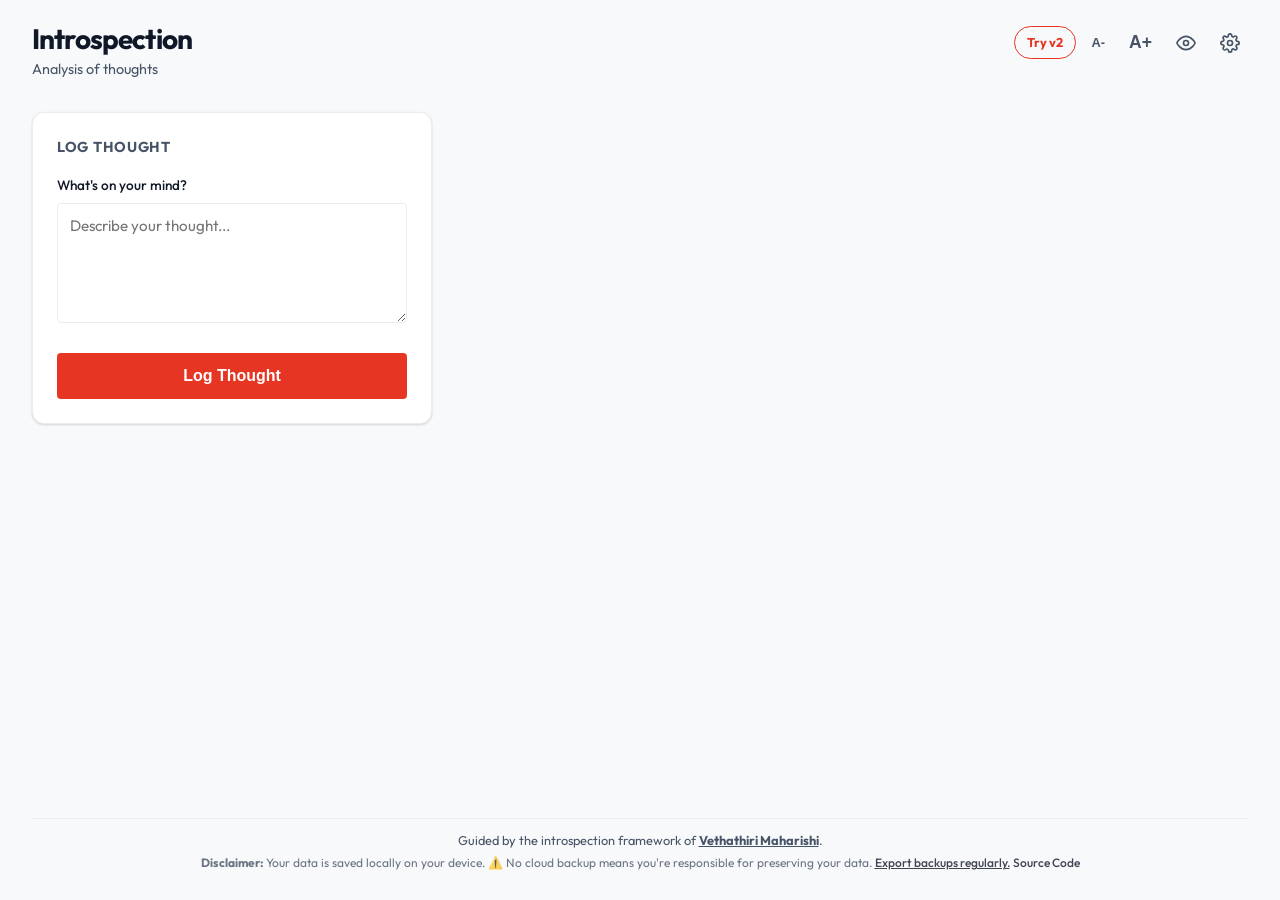
<file: index.html>
<!DOCTYPE html>
<html lang="en">

<head>
    <meta charset="UTF-8">
    <meta name="viewport" content="width=device-width, initial-scale=1.0">
    <title>Introspection - Thought Analysis</title>
    <link rel="preconnect" href="https://fonts.googleapis.com">
    <link rel="preconnect" href="https://fonts.gstatic.com" crossorigin>
    <link href="https://fonts.googleapis.com/css2?family=Outfit:wght@300;400;500;600;700&display=swap" rel="stylesheet">
    <link rel="stylesheet" href="style.css">
</head>

<body>
    <div class="background-blobs">
        <div class="blob blob-1"></div>
        <div class="blob blob-2"></div>
    </div>

    <main class="app-container">
        <header class="app-header">
            <div>
                <h1 data-i18n="app_title">Introspection</h1>
                <p class="subtitle" data-i18n="app_subtitle">Analysis of thoughts</p>
            </div>
            <div style="display: flex; gap: 0.5rem; align-items: center;">
                <a href="v2/index.html" class="btn-icon" title="Try v2: all four practices"
                    style="text-decoration: none; font-size: 0.8rem; font-weight: 700; border-radius: 999px; padding: 0.4rem 0.75rem; color: var(--primary-color); border: 1px solid var(--primary-color);">Try v2</a>
                <button id="fontDecrease" class="btn-icon" title="Decrease Font Size">
                    <span style="font-size: 0.8rem; font-weight: 700;">A-</span>
                </button>
                <button id="fontIncrease" class="btn-icon" title="Increase Font Size">
                    <span style="font-size: 1.1rem; font-weight: 700;">A+</span>
                </button>
                <button id="privacyToggle" class="btn-icon" title="Toggle Privacy">
                    <svg width="20" height="20" viewBox="0 0 24 24" fill="none" stroke="currentColor" stroke-width="2"
                        stroke-linecap="round" stroke-linejoin="round">
                        <path d="M1 12s4-8 11-8 11 8 11 8-4 8-11 8-11-8-11-8z"></path>
                        <circle cx="12" cy="12" r="3"></circle>
                    </svg>
                </button>
                <button id="settingsToggle" class="btn-icon" title="Settings">
                    <svg width="20" height="20" viewBox="0 0 24 24" fill="none" stroke="currentColor" stroke-width="2"
                        stroke-linecap="round" stroke-linejoin="round">
                        <circle cx="12" cy="12" r="3"></circle>
                        <path
                            d="M19.4 15a1.65 1.65 0 0 0 .33 1.82l.06.06a2 2 0 0 1 0 2.83 2 2 0 0 1-2.83 0l-.06-.06a1.65 1.65 0 0 0-1.82-.33 1.65 1.65 0 0 0-1 1.51V21a2 2 0 0 1-2 2 2 2 0 0 1-2-2v-.09A1.65 1.65 0 0 0 9 19.4a1.65 1.65 0 0 0-1.82.33l-.06.06a2 2 0 0 1-2.83 0 2 2 0 0 1 0-2.83l.06-.06a1.65 1.65 0 0 0 .33-1.82 1.65 1.65 0 0 0-1.51-1H3a2 2 0 0 1-2-2 2 2 0 0 1 2-2h.09A1.65 1.65 0 0 0 4.6 9a1.65 1.65 0 0 0-.33-1.82l-.06-.06a2 2 0 0 1 0-2.83 2 2 0 0 1 2.83 0l.06.06a1.65 1.65 0 0 0 1.82.33H9a1.65 1.65 0 0 0 1-1.51V3a2 2 0 0 1 2-2 2 2 0 0 1 2 2v.09a1.65 1.65 0 0 0 1 1.51 1.65 1.65 0 0 0 1.82-.33l.06-.06a2 2 0 0 1 2.83 0 2 2 0 0 1 0 2.83l-.06.06a1.65 1.65 0 0 0-.33 1.82V9a1.65 1.65 0 0 0 1.51 1H21a2 2 0 0 1 2 2 2 2 0 0 1-2 2h-.09a1.65 1.65 0 0 0-1.51 1z">
                        </path>
                    </svg>
                </button>
            </div>
        </header>

        <!-- Settings Panel (Hidden by default) -->
        <div id="settingsPanel" style="display: none;">
            <button id="backToHome" class="btn-text"
                style="margin-bottom: 1rem; color: var(--text-muted); display: flex; align-items: center; gap: 0.5rem; background: none; border: none; cursor: pointer; font-family: inherit; font-size: 0.9rem;">
                <svg width="16" height="16" viewBox="0 0 24 24" fill="none" stroke="currentColor" stroke-width="2"
                    stroke-linecap="round" stroke-linejoin="round">
                    <line x1="19" y1="12" x2="5" y2="12"></line>
                    <polyline points="12 19 5 12 12 5"></polyline>
                </svg>
                Back to Dashboard
            </button>

            <div class="glass-panel" style="max-width: 600px; margin: 0 auto; width: 100%;">
                <h2 data-i18n="settings_title">Data Management</h2>

                <!-- Language -->
                <div class="stats-section" style="margin-bottom: 2rem;">
                    <h3><span data-i18n="settings_language">Language</span> <span class="badge-beta">Beta</span></h3>
                    <select id="languageSelect" style="width: 100%; margin-top: 0.5rem; padding: 0.5rem;">
                        <option value="en">English</option>
                        <option value="hi">Hindi (हिंदी)</option>
                        <option value="ta">Tamil (தமிழ்)</option>
                        <option value="ml">Malayalam (മലയാളം)</option>
                        <option value="te">Telugu (తెలుగు)</option>
                        <option value="kn">Kannada (ಕನ್ನಡ)</option>
                    </select>
                </div>

                <!-- Export -->
                <div class="stats-section" id="exportSection">
                    <h3 data-i18n="section_export">Export Data</h3>
                    <p style="font-size: 0.9rem; color: var(--text-muted); margin-bottom: 0.5rem;"
                        data-i18n="desc_export">Copy this code to back up your data or share it via WhatsApp.</p>
                    <textarea id="exportArea" readonly
                        style="height: 100px; font-family: monospace; font-size: 0.8rem; margin-bottom: 0.5rem; white-space: pre-wrap; word-break: break-all;"></textarea>
                    <button id="copyBtn" class="btn-primary" style="margin-top: 0;" data-i18n="btn_copy">Copy to
                        Clipboard</button>
                    <p id="copyFeedback"
                        style="font-size: 0.8rem; color: var(--success-text); margin-top: 0.5rem; display: none;"
                        data-i18n="msg_copied">
                        Copied!</p>
                </div>

                <!-- Import -->
                <div class="stats-section" style="margin-top: 2rem;">
                    <h3 data-i18n="section_import">Import Data</h3>
                    <p style="font-size: 0.9rem; color: var(--text-muted); margin-bottom: 0.5rem;"
                        data-i18n="desc_import">Paste your backup
                        code here to restore your thoughts.</p>
                    <textarea id="importArea" data-i18n-placeholder="placeholder_paste" placeholder="Paste data here..."
                        style="height: 100px; font-family: monospace; font-size: 0.8rem; margin-bottom: 0.5rem;"></textarea>
                    <button id="importBtn" class="btn-primary" style="margin-top: 0; background: var(--text-main);"
                        data-i18n="btn_import">Import Data</button>
                </div>

                <!-- Delete -->
                <div class="stats-section"
                    style="margin-top: 3rem; border-top: 1px solid var(--surface-border); padding-top: 1.5rem;">
                    <h3 style="color: var(--danger-text);" data-i18n="section_danger">Danger Zone</h3>
                    <p style="font-size: 0.9rem; color: var(--text-muted); margin-bottom: 1rem;"
                        data-i18n="desc_danger">Permanently delete all
                        your thoughts. This action cannot be undone.</p>

                    <div style="display: flex; gap: 1rem; flex-wrap: wrap;">
                        <input type="text" id="deleteConfirmInput" data-i18n-placeholder="placeholder_delete"
                            placeholder="Type 'delete' to confirm"
                            style="flex: 1; border-color: var(--danger-bg); color: var(--danger-text);">
                        <button id="deleteAllBtn" disabled class="btn-primary"
                            style="margin-top: 0; background: var(--danger-text); opacity: 0.5; cursor: not-allowed; width: auto;"
                            data-i18n="btn_delete_all">
                            Delete Everything
                        </button>
                    </div>
                </div>
            </div>
        </div>

        <div id="mainDashboard" class="main-grid">
            <!-- Left Column: Input and Stats -->
            <div class="left-column">
                <section class="thought-input-card glass-panel">
                    <h2 data-i18n="section_log_title">Log Thought</h2>
                    <form id="thoughtForm">
                        <div class="form-group">
                            <label for="thoughtContent" data-i18n="label_content">What's on your mind?</label>
                            <textarea id="thoughtContent" data-i18n-placeholder="placeholder_content"
                                placeholder="Describe your thought..." required></textarea>
                        </div>

                        <div class="form-group hidden-initially" id="nsfwSection">
                            <label class="nsfw-checkbox-label">
                                <input type="checkbox" id="nsfwToggle" name="nsfw">
                                <span data-i18n="label_nsfw">NSFW</span>
                            </label>
                        </div>

                        <div class="form-group hidden-initially" id="rootCauseSection">
                            <label data-i18n="label_root_cause">Root Cause</label>
                            <p class="field-hint" data-i18n="hint_select_multiple">Select one or more origins</p>
                            <div class="checkbox-group-compact" id="rootCauseGroup">
                                <label class="checkbox-item-compact">
                                    <input type="checkbox" name="rootCause" value="Needs">
                                    <span data-i18n="option_needs">Needs</span>
                                </label>
                                <label class="checkbox-item-compact">
                                    <input type="checkbox" name="rootCause" value="Habits">
                                    <span data-i18n="option_habits">Habits</span>
                                </label>
                                <label class="checkbox-item-compact">
                                    <input type="checkbox" name="rootCause" value="Environmental conditions">
                                    <span data-i18n="option_environment">Environment</span>
                                </label>
                                <label class="checkbox-item-compact">
                                    <input type="checkbox" name="rootCause" value="Others impositions">
                                    <span data-i18n="option_others_impositions">Others Impositions</span>
                                </label>
                                <label class="checkbox-item-compact">
                                    <input type="checkbox" name="rootCause" value="Heredity">
                                    <span data-i18n="option_heredity">Heredity</span>
                                </label>
                                <label class="checkbox-item-compact">
                                    <input type="checkbox" name="rootCause" value="Divinity">
                                    <span data-i18n="option_divinity">Divinity</span>
                                </label>
                                <label class="checkbox-item-compact">
                                    <input type="checkbox" name="rootCause" value="Unknown">
                                    <span data-i18n="option_unknown">Unknown</span>
                                </label>
                            </div>
                        </div>

                        <div class="form-group hidden-initially" id="natureSection">
                            <label data-i18n="label_nature">Nature</label>
                            <div class="radio-group-inline">
                                <label class="radio-card-inline good">
                                    <input type="radio" name="nature" value="Good">
                                    <span class="radio-content-inline">
                                        <svg width="14" height="14" viewBox="0 0 24 24" fill="none"
                                            stroke="currentColor" stroke-width="2" stroke-linecap="round"
                                            stroke-linejoin="round">
                                            <circle cx="12" cy="12" r="10"></circle>
                                            <path d="M8 14s1.5 2 4 2 4-2 4-2"></path>
                                            <line x1="9" y1="9" x2="9.01" y2="9"></line>
                                            <line x1="15" y1="9" x2="15.01" y2="9"></line>
                                        </svg>
                                        <span data-i18n="nature_good">Good</span>
                                    </span>
                                </label>
                                <label class="radio-card-inline harmful">
                                    <input type="radio" name="nature" value="Harmful">
                                    <span class="radio-content-inline">
                                        <svg width="14" height="14" viewBox="0 0 24 24" fill="none"
                                            stroke="currentColor" stroke-width="2" stroke-linecap="round"
                                            stroke-linejoin="round">
                                            <circle cx="12" cy="12" r="10"></circle>
                                            <line x1="12" y1="8" x2="12" y2="12"></line>
                                            <line x1="12" y1="16" x2="12.01" y2="16"></line>
                                        </svg>
                                        <span data-i18n="nature_harmful">Harmful</span>
                                    </span>
                                </label>
                                <label class="radio-card-inline unsure">
                                    <input type="radio" name="nature" value="Unsure">
                                    <span class="radio-content-inline">
                                        <svg width="14" height="14" viewBox="0 0 24 24" fill="none"
                                            stroke="currentColor" stroke-width="2" stroke-linecap="round"
                                            stroke-linejoin="round">
                                            <circle cx="12" cy="12" r="10"></circle>
                                            <path d="M9.09 9a3 3 0 0 1 5.83 1c0 2-3 3-3 3"></path>
                                            <line x1="12" y1="17" x2="12.01" y2="17"></line>
                                        </svg>
                                        <span data-i18n="nature_unsure">Unsure</span>
                                    </span>
                                </label>
                            </div>
                        </div>

                        <button type="submit" class="btn-primary" data-i18n="btn_log_thought">Log Thought</button>
                    </form>
                </section>

                <section class="stats-panel glass-panel" id="patternsPanel">
                    <h2 data-i18n="section_patterns_title">Patterns</h2>

                    <div class="stats-section" id="rootCauseStatsSection">
                        <h3 style="margin-bottom:0.5rem; font-size:0.8rem; color:var(--text-muted);"
                            data-i18n="subtitle_root_cause">Root Cause</h3>
                        <div id="statsRootCause">
                            <p class="empty-state" style="margin-top: 0.5rem; font-size: 0.8rem;"
                                data-i18n="empty_no_data">No data yet</p>
                        </div>
                    </div>

                    <div class="stats-section" id="natureStatsSection" style="margin-top: 1.5rem;">
                        <h3 style="margin-bottom:0.5rem; font-size:0.8rem; color:var(--text-muted);"
                            data-i18n="subtitle_nature">Nature</h3>
                        <div id="statsNature">
                            <p class="empty-state" style="margin-top: 0.5rem; font-size: 0.8rem;"
                                data-i18n="empty_no_data">No data yet</p>
                        </div>
                    </div>
                </section>
            </div>

            <!-- Right Column: History List -->
            <section class="history-panel" id="historyPanel">
                <div class="history-header">
                    <h3 data-i18n="section_recent_thoughts">Recent Thoughts</h3>
                    <div class="history-controls">
                        <select id="sortThoughts" class="minimal-select" title="Sort by">
                            <option value="newest" data-i18n="sort_newest">Newest</option>
                            <option value="oldest" data-i18n="sort_oldest">Oldest</option>
                            <option value="votes" data-i18n="sort_recurring">Recurring</option>
                        </select>
                        <button id="clearHistory" class="btn-text-danger" style="display: none; font-size: 0.75rem;"
                            data-i18n="btn_clear_all">Clear All</button>
                    </div>
                </div>
                <!-- Search Bar -->
                <div class="search-container">
                    <input type="text" id="searchTerm" data-i18n-placeholder="placeholder_search"
                        placeholder="Search thoughts..." class="search-input">
                    <svg class="search-icon" width="14" height="14" viewBox="0 0 24 24" fill="none"
                        stroke="currentColor" stroke-width="2" stroke-linecap="round" stroke-linejoin="round">
                        <circle cx="11" cy="11" r="8"></circle>
                        <line x1="21" y1="21" x2="16.65" y2="16.65"></line>
                    </svg>
                </div>
                <div id="thoughtsList" class="thoughts-list">
                    <!-- Thoughts injected here -->
                </div>
            </section>
        </div>

        <footer class="app-footer">
            <p class="">
                <span data-i18n="footer_guided_by">Guided by the introspection framework of</span> <a
                    href="https://www.vethathiri.edu.in" target="_blank" rel="noopener noreferrer"
                    style="color: inherit; text-decoration: underline;"><strong>Vethathiri Maharishi</strong></a>.
            </p>
            <p class="disclaimer">
                <strong data-i18n="footer_private">100% Private:</strong> <span data-i18n="footer_private_desc">Your
                    reflections never leave your device.</span>
                ⚠️ <span data-i18n="footer_warning_desc">No cloud backup means you're responsible for preserving your
                    insights.</span> <a href="#" id="footerBackupLink"
                    style="color: var(--text-main); text-decoration: underline; font-weight: 500;"
                    data-i18n="footer_backup_link">Export backups regularly.</a> <a
                    href="https://github.com/and/introspect" target="_blank" rel="noopener noreferrer"
                    data-i18n="footer_source">Source Code</a>
            </p>

        </footer>
    </main>

    <!-- Introspection Modal -->
    <div id="introspectionModal" class="modal" style="display: none;">
        <div class="modal-overlay"></div>
        <div class="modal-content">
            <div class="modal-header">
                <h2 data-i18n="modal_introspect_title">Introspect Thought</h2>
                <button class="modal-close" id="closeIntrospectionModal" title="Close">
                    <svg width="24" height="24" viewBox="0 0 24 24" fill="none" stroke="currentColor" stroke-width="2" stroke-linecap="round" stroke-linejoin="round">
                        <line x1="18" y1="6" x2="6" y2="18"></line>
                        <line x1="6" y1="6" x2="18" y2="18"></line>
                    </svg>
                </button>
            </div>

            <div class="modal-body">
                <!-- Thought Content -->
                <div class="introspect-section">
                    <div id="modalThoughtContent" class="introspect-display"></div>
                    <div id="modalThoughtMeta" class="introspect-meta-with-votes">
                        <span id="modalCreatedDate"></span>
                        <div class="vote-controls-inline-meta">
                            <button class="vote-btn-inline" id="modalUpvote" title="More recurring">▲</button>
                            <span class="vote-count-inline" id="modalScore">0</span>
                        </div>
                    </div>
                </div>

                <!-- Root Causes - Compact -->
                <div class="introspect-section">
                    <label data-i18n="label_root_cause">Root Cause</label>
                    <div class="checkbox-group-compact" id="modalRootCauseGroup">
                        <label class="checkbox-item-compact">
                            <input type="checkbox" name="modalRootCause" value="Needs">
                            <span data-i18n="option_needs">Needs</span>
                        </label>
                        <label class="checkbox-item-compact">
                            <input type="checkbox" name="modalRootCause" value="Habits">
                            <span data-i18n="option_habits">Habits</span>
                        </label>
                        <label class="checkbox-item-compact">
                            <input type="checkbox" name="modalRootCause" value="Environmental conditions">
                            <span data-i18n="option_environment">Environment</span>
                        </label>
                        <label class="checkbox-item-compact">
                            <input type="checkbox" name="modalRootCause" value="Others impositions">
                            <span data-i18n="option_others_impositions">Others Impositions</span>
                        </label>
                        <label class="checkbox-item-compact">
                            <input type="checkbox" name="modalRootCause" value="Heredity">
                            <span data-i18n="option_heredity">Heredity</span>
                        </label>
                        <label class="checkbox-item-compact">
                            <input type="checkbox" name="modalRootCause" value="Divinity">
                            <span data-i18n="option_divinity">Divinity</span>
                        </label>
                        <label class="checkbox-item-compact">
                            <input type="checkbox" name="modalRootCause" value="Unknown">
                            <span data-i18n="option_unknown">Unknown</span>
                        </label>
                    </div>
                </div>

                <!-- Nature Only -->
                <div class="introspect-section">
                    <label data-i18n="label_nature">Nature</label>
                    <div class="radio-group-inline">
                        <label class="radio-card-inline good">
                            <input type="radio" name="modalNature" value="Good">
                            <span class="radio-content-inline">
                                <svg width="14" height="14" viewBox="0 0 24 24" fill="none" stroke="currentColor" stroke-width="2" stroke-linecap="round" stroke-linejoin="round">
                                    <circle cx="12" cy="12" r="10"></circle>
                                    <path d="M8 14s1.5 2 4 2 4-2 4-2"></path>
                                    <line x1="9" y1="9" x2="9.01" y2="9"></line>
                                    <line x1="15" y1="9" x2="15.01" y2="9"></line>
                                </svg>
                                <span data-i18n="nature_good">Good</span>
                            </span>
                        </label>
                        <label class="radio-card-inline harmful">
                            <input type="radio" name="modalNature" value="Harmful">
                            <span class="radio-content-inline">
                                <svg width="14" height="14" viewBox="0 0 24 24" fill="none" stroke="currentColor" stroke-width="2" stroke-linecap="round" stroke-linejoin="round">
                                    <circle cx="12" cy="12" r="10"></circle>
                                    <line x1="12" y1="8" x2="12" y2="12"></line>
                                    <line x1="12" y1="16" x2="12.01" y2="16"></line>
                                </svg>
                                <span data-i18n="nature_harmful">Harmful</span>
                            </span>
                        </label>
                        <label class="radio-card-inline unsure">
                            <input type="radio" name="modalNature" value="Unsure">
                            <span class="radio-content-inline">
                                <svg width="14" height="14" viewBox="0 0 24 24" fill="none" stroke="currentColor" stroke-width="2" stroke-linecap="round" stroke-linejoin="round">
                                    <circle cx="12" cy="12" r="10"></circle>
                                    <path d="M9.09 9a3 3 0 0 1 5.83 1c0 2-3 3-3 3"></path>
                                    <line x1="12" y1="17" x2="12.01" y2="17"></line>
                                </svg>
                                <span data-i18n="nature_unsure">Unsure</span>
                            </span>
                        </label>
                    </div>
                </div>

                <!-- Comments Section -->
                <div class="introspect-section">
                    <label data-i18n="label_comments">Comments</label>
                    <div id="modalCommentsList" class="comments-list"></div>

                    <div class="comment-input-area-inline">
                        <textarea id="modalCommentInput" data-i18n-placeholder="placeholder_add_comment" placeholder="Add a comment..." rows="1"></textarea>
                        <button class="btn-send" id="modalAddComment" title="Send">
                            <svg width="18" height="18" viewBox="0 0 24 24" fill="none" stroke="currentColor" stroke-width="2" stroke-linecap="round" stroke-linejoin="round">
                                <line x1="22" y1="2" x2="11" y2="13"></line>
                                <polygon points="22 2 15 22 11 13 2 9 22 2"></polygon>
                            </svg>
                        </button>
                    </div>
                </div>

                <!-- Save Changes Button -->
                <div class="modal-actions">
                    <button class="btn-primary" id="saveIntrospectionChanges" data-i18n="btn_save_changes">Save Changes</button>
                </div>
            </div>
        </div>
    </div>

    <!-- Load Locales (Zero-dependency i18n) -->
    <script src="locales/en.js"></script>
    <script src="locales/hi.js"></script>
    <script src="locales/ta.js"></script>
    <script src="locales/ml.js"></script>
    <script src="locales/te.js"></script>
    <script src="locales/kn.js"></script>
    <script src="app.js"></script>
</body>

</html>
</file>
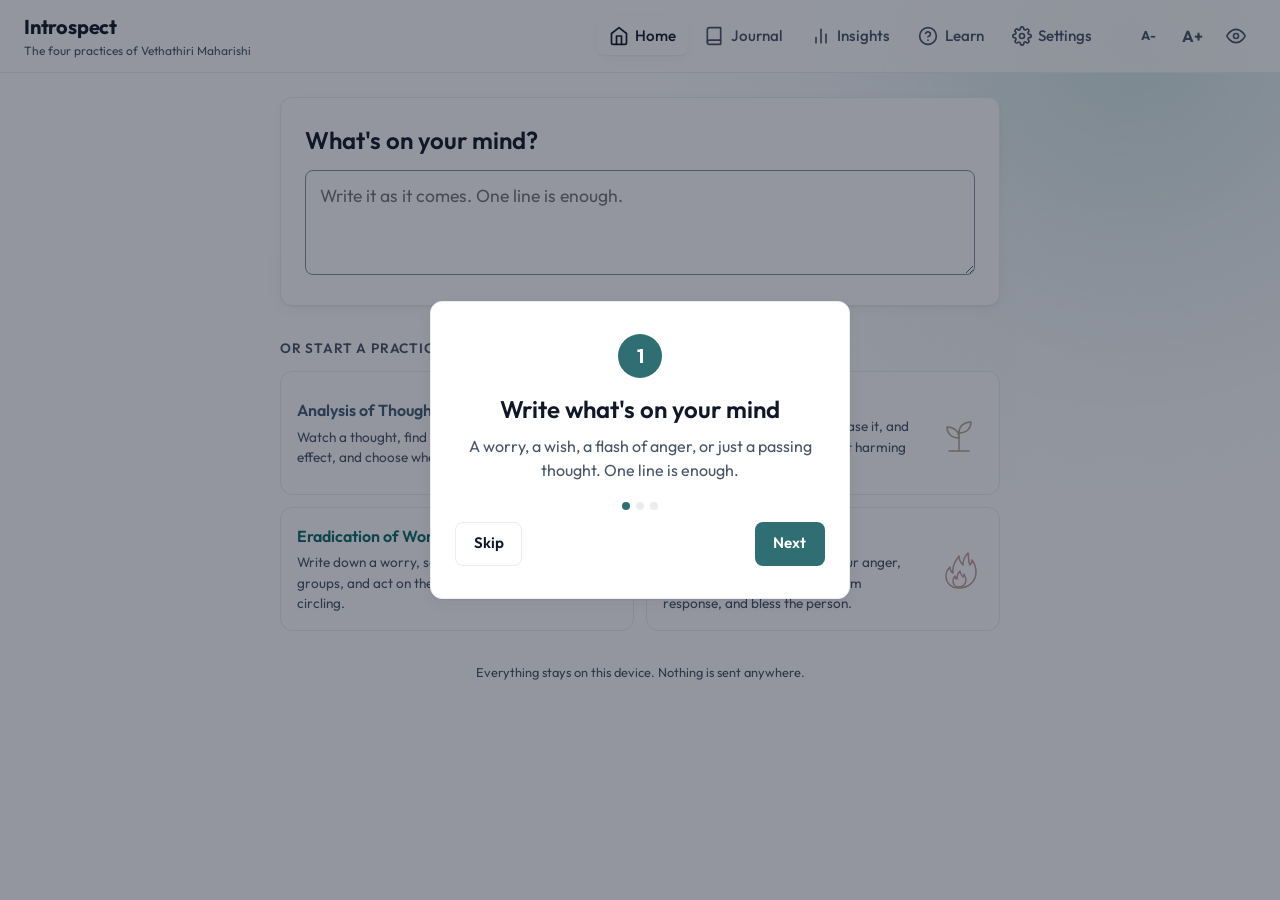
<file: v2/index.html>
<!DOCTYPE html>
<html lang="en">

<head>
    <meta charset="UTF-8">
    <meta name="viewport" content="width=device-width, initial-scale=1.0, viewport-fit=cover">
    <meta name="theme-color" content="#FFFFFF">
    <title>Introspect - Four practices of Vethathiri Maharishi</title>
    <link rel="preconnect" href="https://fonts.googleapis.com">
    <link rel="preconnect" href="https://fonts.gstatic.com" crossorigin>
    <link href="https://fonts.googleapis.com/css2?family=Outfit:wght@300;400;500;600;700&display=swap" rel="stylesheet">
    <link rel="stylesheet" href="style.css">
</head>

<body>
    <header class="app-header">
        <a href="#/" class="brand">
            <span class="brand-title" data-i18n="app_title">Introspect</span>
            <span class="brand-sub" data-i18n="app_subtitle">The four practices of Vethathiri Maharishi</span>
        </a>
        <nav class="nav" aria-label="Main">
            <a href="#/" data-route="home">
                <svg width="20" height="20" viewBox="0 0 24 24" fill="none" stroke="currentColor" stroke-width="2" stroke-linecap="round" stroke-linejoin="round"><path d="M3 9l9-7 9 7v11a2 2 0 0 1-2 2H5a2 2 0 0 1-2-2z"></path><polyline points="9 22 9 12 15 12 15 22"></polyline></svg>
                <span data-i18n="nav_home">Home</span>
            </a>
            <a href="#/journal" data-route="journal">
                <svg width="20" height="20" viewBox="0 0 24 24" fill="none" stroke="currentColor" stroke-width="2" stroke-linecap="round" stroke-linejoin="round"><path d="M4 19.5A2.5 2.5 0 0 1 6.5 17H20"></path><path d="M6.5 2H20v20H6.5A2.5 2.5 0 0 1 4 19.5v-15A2.5 2.5 0 0 1 6.5 2z"></path></svg>
                <span data-i18n="nav_journal">Journal</span>
            </a>
            <a href="#/insights" data-route="insights">
                <svg width="20" height="20" viewBox="0 0 24 24" fill="none" stroke="currentColor" stroke-width="2" stroke-linecap="round" stroke-linejoin="round"><line x1="18" y1="20" x2="18" y2="10"></line><line x1="12" y1="20" x2="12" y2="4"></line><line x1="6" y1="20" x2="6" y2="14"></line></svg>
                <span data-i18n="nav_insights">Insights</span>
            </a>
            <a href="#/learn" data-route="learn">
                <svg width="20" height="20" viewBox="0 0 24 24" fill="none" stroke="currentColor" stroke-width="2" stroke-linecap="round" stroke-linejoin="round"><circle cx="12" cy="12" r="10"></circle><path d="M9.09 9a3 3 0 0 1 5.83 1c0 2-3 3-3 3"></path><line x1="12" y1="17" x2="12.01" y2="17"></line></svg>
                <span data-i18n="nav_learn">Learn</span>
            </a>
            <a href="#/settings" data-route="settings">
                <svg width="20" height="20" viewBox="0 0 24 24" fill="none" stroke="currentColor" stroke-width="2" stroke-linecap="round" stroke-linejoin="round"><circle cx="12" cy="12" r="3"></circle><path d="M19.4 15a1.65 1.65 0 0 0 .33 1.82l.06.06a2 2 0 1 1-2.83 2.83l-.06-.06a1.65 1.65 0 0 0-1.82-.33 1.65 1.65 0 0 0-1 1.51V21a2 2 0 1 1-4 0v-.09A1.65 1.65 0 0 0 9 19.4a1.65 1.65 0 0 0-1.82.33l-.06.06a2 2 0 1 1-2.83-2.83l.06-.06a1.65 1.65 0 0 0 .33-1.82 1.65 1.65 0 0 0-1.51-1H3a2 2 0 1 1 0-4h.09A1.65 1.65 0 0 0 4.6 9a1.65 1.65 0 0 0-.33-1.82l-.06-.06a2 2 0 1 1 2.83-2.83l.06.06a1.65 1.65 0 0 0 1.82.33H9a1.65 1.65 0 0 0 1-1.51V3a2 2 0 1 1 4 0v.09a1.65 1.65 0 0 0 1 1.51 1.65 1.65 0 0 0 1.82-.33l.06-.06a2 2 0 1 1 2.83 2.83l-.06.06a1.65 1.65 0 0 0-.33 1.82V9a1.65 1.65 0 0 0 1.51 1H21a2 2 0 1 1 0 4h-.09a1.65 1.65 0 0 0-1.51 1z"></path></svg>
                <span data-i18n="nav_settings">Settings</span>
            </a>
        </nav>
        <div class="header-tools">
            <button id="fontDecrease" class="btn-icon" data-i18n-title="btn_font_decrease"><span class="font-a small">A-</span></button>
            <button id="fontIncrease" class="btn-icon" data-i18n-title="btn_font_increase"><span class="font-a">A+</span></button>
            <button id="privacyToggle" class="btn-icon" data-i18n-title="btn_privacy"></button>
        </div>
    </header>

    <main id="view" class="app-main" tabindex="-1"></main>

    <div id="toast" class="toast" role="status" aria-live="polite"></div>

    <script src="locales/en.js"></script>
    <script src="js/store.js"></script>
    <script src="js/flows.js"></script>
    <script src="js/wizard.js"></script>
    <script src="js/views.js"></script>
    <script src="js/app.js"></script>
</body>

</html>
</file>
<file: style.css>
:root {
    /* Minimal & Confident Palette (Databricks inspired) */
    --bg-color: #F8F9FA;
    /* Light Gray Background for distinct separation */
    --text-main: #101828;
    /* Dark slate for high contrast */
    --text-muted: #475467;
    /* Slate 600 */
    --text-on-primary: #FFFFFF;

    /* Brand Colors */
    --primary-color: #E63522;
    /* Confident Orange/Red */
    --primary-hover: #C52B1B;

    --surface-color: #FFFFFF;
    /* White Cards */
    --surface-border: #EAECF0;
    /* Subtle border */
    --surface-hover: #F9FAFB;
    /* Slate 50 */

    /* Functional Colors */
    --success-bg: #ECFDF3;
    --success-text: #027A48;
    --danger-bg: #FEF3F2;
    --danger-text: #B42318;

    --font-family: 'Outfit', -apple-system, BlinkMacSystemFont, "Segoe UI", Roboto, Helvetica, Arial, sans-serif;
    --radius-sm: 4px;
    --radius-md: 8px;
    --radius-lg: 12px;
}

* {
    margin: 0;
    padding: 0;
    box-sizing: border-box;
    -webkit-font-smoothing: antialiased;
    -moz-osx-font-smoothing: grayscale;
}

body {
    font-family: var(--font-family);
    background-color: var(--bg-color);
    color: var(--text-main);
    min-height: 100vh;
    padding: 0;
    /* Allow scrolling */
    line-height: 1.5;
}

/* Remove blobs */
.background-blobs {
    display: none;
}

/* Layout */
.app-container {
    max-width: 1400px;
    margin: 0 auto;
    display: flex;
    flex-direction: column;
    padding: 1.5rem 2rem;
    min-height: 100vh;
}

.app-header {
    display: flex;
    justify-content: space-between;
    align-items: flex-start;
    /* Align top for button */
    margin-bottom: 2rem;
    padding-bottom: 0;
    border-bottom: none;
}

.app-header h1 {
    font-size: 1.75rem;
    /* Larger, more confident */
    font-weight: 700;
    color: var(--text-main);
    letter-spacing: -0.03em;
    margin: 0;
    line-height: 1.1;
}

.subtitle {
    color: var(--text-muted);
    font-size: 0.9rem;
    font-weight: 400;
    margin-top: 0.25rem;
}

/* Privacy Mode */
body.privacy-mode .thought-content-inline {
    filter: blur(6px);
    user-select: none;
    opacity: 0.7;
    cursor: pointer;
    transition: filter 0.3s, opacity 0.3s;
}

body.privacy-mode .thought-content-inline:hover {
    opacity: 0.9;
    filter: blur(5px);
}

body.privacy-mode .thought-content-inline.revealed {
    filter: none;
    user-select: text;
    opacity: 1;
    cursor: text;
}

/* NSFW Mode - Always blurred unless actively pressing */
.thought-content-inline.nsfw-content {
    filter: blur(8px);
    user-select: none;
    cursor: pointer;
    transition: filter 0.1s;
}

.thought-content-inline.nsfw-content.nsfw-revealed {
    filter: none;
    user-select: text;
}

/* Checkbox styling */
.checkbox-label {
    display: flex;
    align-items: center;
    gap: 0.5rem;
    cursor: pointer;
    font-size: 0.9rem;
}

.checkbox-label input[type="checkbox"] {
    width: 1rem;
    height: 1rem;
    cursor: pointer;
}

/* NSFW checkbox styling - matches field-hint */
.nsfw-checkbox-label {
    display: flex;
    align-items: center;
    gap: 0.4rem;
    cursor: pointer;
    font-size: 0.8rem;
    color: var(--text-muted);
    font-weight: 400;
    margin-top: -0.5rem;
    margin-bottom: 0.5rem;
}

.nsfw-checkbox-label input[type="checkbox"] {
    width: 0.9rem;
    height: 0.9rem;
    cursor: pointer;
}

/* Main Grid Layout */
.main-grid {
    display: grid;
    grid-template-columns: 400px 1fr;
    gap: 1.5rem;
    flex: 1;
    min-height: 0;
}

/* Section Styling (Confident Cards) */
.glass-panel,
.history-panel {
    background: var(--surface-color);
    border: 1px solid var(--surface-border);
    box-shadow: 0 1px 3px rgba(16, 24, 40, 0.1), 0 1px 2px rgba(16, 24, 40, 0.06);
    padding: 1.5rem;
    border-radius: var(--radius-lg);
    display: flex;
    flex-direction: column;
}

/* Left Column */
.left-column {
    display: flex;
    flex-direction: column;
    gap: 1.5rem;
    padding-right: 0;
}

h2,
h3 {
    font-size: 0.9rem;
    text-transform: uppercase;
    letter-spacing: 0.05em;
    color: var(--text-muted);
    font-weight: 700;
    margin-bottom: 1rem;
    display: flex;
    align-items: center;
    gap: 0.5rem;
}

/* Forms */
.form-group {
    margin-bottom: 1.25rem;
}

label {
    display: block;
    margin-bottom: 0.5rem;
    font-size: 0.85rem;
    font-weight: 500;
    color: var(--text-main);
    text-transform: none;
    /* Reset standard case */
    letter-spacing: normal;
}

textarea,
select {
    width: 100%;
    background: var(--surface-color);
    border: 1px solid var(--surface-border);
    border-radius: var(--radius-sm);
    padding: 0.75rem;
    color: var(--text-main);
    font-family: inherit;
    font-size: 0.95rem;
    transition: border-color 0.2s, box-shadow 0.2s;
}

textarea:focus,
select:focus {
    outline: none;
    border-color: var(--primary-color);
    box-shadow: 0 0 0 2px rgba(230, 53, 34, 0.1);
    /* Subtle orange ring */
}

textarea {
    min-height: 120px;
    resize: vertical;
}

/* Field Hint */
.field-hint {
    font-size: 0.8rem;
    color: var(--text-muted);
    margin-top: -0.25rem;
    margin-bottom: 0.75rem;
    font-weight: 400;
}

/* Hidden form sections - revealed on typing */
.form-group.hidden-initially {
    max-height: 0;
    opacity: 0;
    overflow: hidden;
    margin: 0;
    padding: 0;
    transition: all 0.5s ease-in-out;
}

.form-group.hidden-initially.revealed {
    max-height: 500px;
    opacity: 1;
    margin-bottom: 1.5rem;
    overflow: visible;
}

/* Checkbox Group */
.checkbox-group {
    display: grid;
    grid-template-columns: repeat(2, 1fr);
    gap: 0.5rem;
    margin-top: 0.5rem;
}

.checkbox-item {
    display: flex;
    align-items: center;
    gap: 0.5rem;
    padding: 0.5rem 0.75rem;
    background: var(--surface-color);
    border: 1px solid var(--surface-border);
    border-radius: var(--radius-sm);
    cursor: pointer;
    transition: all 0.2s;
    font-size: 0.9rem;
    font-weight: 400;
    color: var(--text-main);
}

.checkbox-item:hover {
    background: var(--surface-hover);
    border-color: var(--primary-color);
}

.checkbox-item input[type="checkbox"] {
    width: 16px;
    height: 16px;
    cursor: pointer;
    margin: 0;
    accent-color: var(--primary-color);
}

.checkbox-item input[type="checkbox"]:checked + span {
    font-weight: 600;
}

/* Radio Cards - Minimal Tabs */
.radio-group {
    display: flex;
    gap: 0;
    /* Connected tabs */
    background: var(--surface-color);
    border: 1px solid var(--surface-border);
    border-radius: var(--radius-sm);
    padding: 0;
    overflow: hidden;
}

.radio-card {
    flex: 1;
    cursor: pointer;
    position: relative;
    display: flex;
    /* Ensure content stretches */
}

.radio-card input {
    position: absolute;
    opacity: 0;
}

.radio-content {
    flex: 1;
    /* Fill the card */
    width: 100%;
    height: 100%;
    display: flex;
    align-items: center;
    justify-content: center;
    gap: 0.5rem;
    padding: 0.5rem;
    border-radius: 0;
    transition: all 0.2s;
    font-size: 0.9rem;
    font-weight: 500;
    color: var(--text-muted);
    background: transparent;
    border: none;
}

.radio-card input:checked+.radio-content {
    background: #F2F4F7;
    /* Light gray active state */
    color: var(--text-main);
    font-weight: 600;
}

.radio-card.good input:checked+.radio-content {
    color: var(--success-text);
    background: var(--success-bg);
}

.radio-card.harmful input:checked+.radio-content {
    color: var(--danger-text);
    background: var(--danger-bg);
}


/* Icon Buttons (Eye toggle) */
.btn-icon {
    border: none;
    background: transparent;
    cursor: pointer;
    padding: 0.5rem;
    border-radius: 50%;
    display: grid;
    place-items: center;
    transition: background-color 0.2s, color 0.2s;
    color: var(--text-muted);
}

.btn-icon:hover {
    background-color: rgba(0, 0, 0, 0.05);
    color: var(--text-main);
}

.btn-icon.privacy-active {
    color: var(--text-main);
}

/* Button */
.btn-primary {
    width: 100%;
    padding: 0.875rem;
    margin-top: 0.25rem;
    background: var(--primary-color);
    border: none;
    border-radius: var(--radius-sm);
    color: var(--text-on-primary);
    font-size: 1rem;
    font-weight: 600;
    cursor: pointer;
    transition: background-color 0.2s;
    position: static;
    /* Remove shine effect */
}

.btn-primary:hover {
    background: var(--primary-hover);
    transform: none;
    box-shadow: none;
}

.btn-secondary {
    width: 100%;
    padding: 0.875rem;
    margin-top: 0.25rem;
    background: var(--surface-color);
    border: 1px solid var(--surface-border);
    border-radius: var(--radius-sm);
    color: var(--text-main);
    font-size: 1rem;
    font-weight: 600;
    cursor: pointer;
    transition: all 0.2s;
}

.btn-secondary:hover {
    background: var(--surface-hover);
    border-color: var(--text-muted);
}

.comment-input-area .btn-secondary {
    align-self: flex-end;
    width: auto;
    padding-left: 2rem;
    padding-right: 2rem;
}

.btn-text .btn-shine {
    display: none;
}

/* Remove animation */

/* Right Column: History */
.history-panel {
    /* Flex column set in group selector above */
    /* overflow: hidden; Removed for scrolling */
}

.history-header {
    display: flex;
    justify-content: space-between;
    align-items: center;
    margin-bottom: 1rem;
}

.history-controls {
    display: flex;
    align-items: center;
    gap: 0.75rem;
}

/* Minimal Select */
.minimal-select {
    background: transparent;
    border: none;
    font-size: 0.8rem;
    font-weight: 500;
    color: var(--text-muted);
    cursor: pointer;
    padding-right: 1.25rem;
    /* Space for arrow if needed */
    outline: none;
    text-align: right;
    appearance: none;
    /* simple text look */
    /* Add a custom SVG arrow if desired, or keep generic */
    background-image: url('data:image/svg+xml;charset=US-ASCII,<svg xmlns="http://www.w3.org/2000/svg" width="12" height="12" viewBox="0 0 24 24" fill="none" stroke="%23475467" stroke-width="2" stroke-linecap="round" stroke-linejoin="round"><path d="M6 9l6 6 6-6"/></svg>');
    background-repeat: no-repeat;
    background-position: right center;
}

.minimal-select:hover {
    color: var(--text-main);
}

.minimal-select:focus {
    box-shadow: none;
}

/* Reset default focus form */

/* Search Bar */
.search-container {
    position: relative;
    margin-bottom: 1rem;
}

.search-input {
    width: 100%;
    padding: 0.5rem 0.75rem 0.5rem 2.25rem;
    /* Space for icon */
    border: 1px solid var(--surface-border);
    border-radius: var(--radius-md);
    font-size: 0.9rem;
    color: var(--text-main);
    background: var(--surface-hover);
    /* Slightly contrast against white panel */
    transition: all 0.2s;
}

.search-input:focus {
    outline: none;
    background: var(--surface-color);
    border-color: var(--primary-color);
    box-shadow: 0 0 0 2px rgba(230, 53, 34, 0.1);
}

.search-icon {
    position: absolute;
    left: 0.75rem;
    top: 50%;
    transform: translateY(-50%);
    color: var(--text-muted);
    pointer-events: none;
}

.thoughts-list {
    flex: 1;
    overflow-y: auto;
    padding-right: 0.5rem;
    display: flex;
    flex-direction: column;
    gap: 0;
    /* Continuous list */
    border-top: none;
    /* Removed border */
}

/* Scrollbar */
::-webkit-scrollbar {
    width: 6px;
}

::-webkit-scrollbar-track {
    background: transparent;
}

::-webkit-scrollbar-thumb {
    background: #D0D5DD;
    border-radius: 3px;
}

::-webkit-scrollbar-thumb:hover {
    background: #98A2B3;
}

.thought-item {
    background: var(--surface-color);
    border: none;
    border-bottom: 1px solid var(--surface-border);
    border-radius: 0;
    padding: 0.4rem 0.25rem;
    transition: background-color 0.2s;
    border-left: none;
}

.thought-item:hover {
    background: var(--surface-hover);
    transform: none;
}

/* Gmail-style compact row layout - Single line */
.thought-row-compact {
    display: flex;
    align-items: center;
    gap: 0.5rem;
    flex-wrap: nowrap;
}

.thought-content-inline {
    font-size: 0.9rem;
    color: var(--text-main);
    white-space: nowrap;
    overflow: hidden;
    text-overflow: ellipsis;
    flex: 1 1 auto;
    min-width: 150px;
    cursor: pointer;
}

.thought-tags-container {
    display: flex;
    gap: 0.25rem;
    overflow: hidden;
    flex: 0 1 auto;
    min-width: 0;
}

.thought-tags-container .thought-cause-tag:not(:first-child) {
    display: none;
}

@media (min-width: 1200px) {
    .thought-tags-container .thought-cause-tag:nth-child(2) {
        display: inline-flex;
    }
}

@media (min-width: 1400px) {
    .thought-tags-container .thought-cause-tag {
        display: inline-flex;
    }
}

.thought-cause-tag {
    white-space: nowrap;
}

.thought-nature-inline {
    display: flex;
    align-items: center;
}

.thought-nature-inline svg {
    width: 14px;
    height: 14px;
}

.thought-item.good .thought-nature-inline svg {
    color: var(--success-text);
}

.thought-item.harmful .thought-nature-inline svg {
    color: var(--danger-text);
}

.thought-item.unsure .thought-nature-inline svg {
    color: #B54708;
}

.vote-controls-compact {
    display: flex;
    align-items: center;
    gap: 0.1rem;
}

.vote-btn-compact {
    background: none;
    border: none;
    cursor: pointer;
    color: var(--text-muted);
    padding: 0.2rem;
    transition: color 0.2s;
    display: flex;
    align-items: center;
    justify-content: center;
}

.vote-btn-compact:hover {
    color: var(--text-main);
}

.vote-btn-compact svg {
    width: 10px;
    height: 10px;
}

.vote-count-compact {
    font-size: 0.6rem;
    font-weight: 600;
    color: var(--text-main);
    min-width: 1ch;
    text-align: center;
    padding: 0 0.05rem;
}

.thought-date-compact {
    font-size: 0.75rem;
    color: var(--text-muted);
    white-space: nowrap;
}

.thought-date-mobile {
    display: none;
}

.thought-actions-compact {
    display: flex;
    align-items: center;
    gap: 0.25rem;
    opacity: 1;
    transition: opacity 0.2s;
}

.introspect-btn-compact,
.edit-btn-compact,
.delete-btn-compact {
    background: none;
    border: none;
    cursor: pointer;
    padding: 0.25rem;
    color: var(--text-muted);
    transition: color 0.2s;
    display: flex;
    align-items: center;
    justify-content: center;
}

.introspect-btn-leading {
    opacity: 1;
    flex-shrink: 0;
}

.introspect-btn-compact:hover {
    color: var(--primary-color);
}

.edit-btn-compact:hover {
    color: var(--text-main);
}

.delete-btn-compact:hover {
    color: var(--danger-text);
}

.vote-quick-btn {
    background: none;
    border: none;
    cursor: pointer;
    padding: 0.25rem;
    color: var(--text-muted);
    transition: color 0.2s;
    display: flex;
    align-items: center;
    justify-content: center;
    position: relative;
}

.vote-quick-count {
    font-size: 0.7rem;
    font-weight: 600;
}

.vote-quick-plus {
    display: none;
}

.vote-quick-btn:hover {
    color: var(--primary-color);
}

.thought-meta {
    display: flex;
    justify-content: space-between;
    font-size: 0.75rem;
    color: var(--text-muted);
    margin-bottom: 0.25rem;
    align-items: center;
}

.thought-causes-container {
    display: flex;
    flex-wrap: wrap;
    gap: 0.25rem;
    align-items: center;
}

.thought-cause-tag {
    background: #F2F4F7;
    color: var(--text-main);
    padding: 0.1rem 0.5rem;
    border-radius: var(--radius-lg);
    font-weight: 600;
    font-size: 0.7rem;
    text-transform: uppercase;
    letter-spacing: 0.05em;
    white-space: nowrap;
}

.thought-content {
    font-size: 0.95rem;
    margin-bottom: 0.25rem;
    white-space: pre-wrap;
    line-height: 1.4;
    color: var(--text-main);
    font-weight: 400;
}

.thought-actions {
    display: flex;
    justify-content: space-between;
    /* Use space-between to push votes to right */
    align-items: center;
    gap: 0.5rem;
    font-size: 0.75rem;
    font-weight: 500;
}

.thought-item.good .thought-actions span {
    color: var(--success-text);
}

.thought-item.harmful .thought-actions span {
    color: var(--danger-text);
}

/* Unsure Colors */
.radio-card.unsure input:checked+.radio-content {
    color: #B54708;
    /* Dark orange */
    background: #FFFAEB;
    /* Light orange bg */
}

.thought-item.unsure .thought-actions span {
    color: #B54708;
}

.vote-controls {
    display: flex;
    align-items: center;
    gap: 0.25rem;
    background: #F2F4F7;
    padding: 0.15rem 0.5rem;
    border-radius: var(--radius-md);
}

.vote-btn {
    background: none;
    border: none;
    cursor: pointer;
    font-size: 0.75rem;
    color: var(--text-muted);
    padding: 0.25rem;
    transition: color 0.2s;
}

.vote-btn:hover {
    color: var(--primary-color);
}

.vote-count {
    font-weight: 600;
    color: var(--text-main);
    min-width: 1.5ch;
    text-align: center;
}

.delete-btn,
.edit-btn {
    opacity: 0.4;
    transition: opacity 0.2s, color 0.2s;
    font-size: 1.1rem;
    padding: 0.25rem;
}

.thought-item:hover .delete-btn,
.thought-item:hover .edit-btn {
    opacity: 1;
}

.delete-btn:hover {
    color: var(--danger-text);
}

.edit-btn:hover {
    color: var(--primary-color);
}

.empty-state {
    padding: 3rem;
    text-align: center;
    color: var(--text-muted);
}

/* Statistics - Clean Bars */
.stat-bar-container {
    margin-bottom: 0.75rem;
}

/* Treemap */
.treemap-container {
    width: 100%;
    height: 250px;
    position: relative;
    background: var(--surface-hover);
    border-radius: var(--radius-md);
    overflow: hidden;
}

.treemap-node {
    position: absolute;
    box-sizing: border-box;
    border: 1px solid var(--surface-color);
    display: flex;
    flex-direction: column;
    justify-content: center;
    align-items: center;
    padding: 0.5rem;
    color: white;
    font-size: 0.8rem;
    font-weight: 500;
    cursor: pointer;
    transition: transform 0.2s, opacity 0.2s;
    overflow: hidden;
    text-align: center;
}

.treemap-node:hover {
    transform: scale(0.98);
    opacity: 0.9;
    z-index: 10;
}

.treemap-node span.count {
    font-size: 0.7rem;
    opacity: 0.8;
}

.stat-label {
    font-size: 0.8rem;
    margin-bottom: 0.25rem;
    color: var(--text-main);
    display: flex;
    justify-content: space-between;
    font-weight: 500;
}

.stat-track {
    height: 6px;
    background: #F2F4F7;
    border-radius: 3px;
}

.stat-fill {
    height: 100%;
    background: var(--primary-color);
    border-radius: 3px;
}

/* Mobile */
@media (max-width: 850px) {
    .app-container {
        padding: 1rem;
        height: auto;
    }

    body {
        height: auto;
        overflow-y: auto;
    }

    .main-grid {
        display: flex;
        flex-direction: column;
        gap: 2rem;
    }

    .history-panel {
        order: -1;
    }

    .thoughts-list {
        max-height: 320px;
        border: 1px solid var(--surface-border);
        border-radius: var(--radius-md);
        padding: 0;
    }

    .thought-item:last-child {
        border-bottom: none;
    }

    .app-header h1 {
        font-size: 1.25rem;
    }

    .checkbox-group {
        grid-template-columns: 1fr;
    }

    /* Mobile: Keep single line but make actions visible */
    .thought-actions-compact {
        opacity: 1;
    }

    .thought-cause-tag {
        font-size: 0.65rem;
        padding: 0.1rem 0.4rem;
    }

    .thought-content-inline {
        font-size: 0.85rem;
    }

    .thought-date-compact {
        font-size: 0.7rem;
    }

    .thought-date-desktop {
        display: none;
    }

    .thought-date-mobile {
        display: block;
    }
}

/* Footer */
.app-footer {
    margin-top: 0.5rem;
    padding-top: 0.75rem;
    border-top: 1px solid var(--surface-border);
    text-align: center;
    color: var(--text-muted);
    font-size: 0.8rem;
}

.app-footer p {
    margin-bottom: 0.25rem;
}

.app-footer a {
    color: var(--text-main);
    text-decoration: none;
    font-weight: 500;
}

.app-footer a:hover {
    text-decoration: underline;
    color: var(--primary-color);
}

.app-footer .separator {
    margin: 0 0.5rem;
    color: var(--surface-border);
}

.app-footer .disclaimer {
    font-size: 0.75rem;
    opacity: 0.8;
}

.badge-beta {
    display: inline-block;
    font-size: 0.65rem;
    font-weight: 600;
    text-transform: uppercase;
    letter-spacing: 0.5px;
    background-color: var(--primary-color);
    color: white;
    padding: 0.1rem 0.4rem;
    border-radius: 99px;
    margin-left: 0.5rem;
    vertical-align: middle;
    opacity: 0.9;
}

/* Introspect Button */
.introspect-btn {
    opacity: 1;
    transition: all 0.2s;
    font-size: 1.1rem;
    padding: 0.5rem;
    background: rgba(71, 84, 103, 0.08);
    border: none;
    border-radius: 50%;
    cursor: pointer;
    color: #475467;
    display: flex;
    align-items: center;
    justify-content: center;
}

.thought-item:hover .introspect-btn {
    background: rgba(71, 84, 103, 0.12);
    transform: scale(1.05);
}

.introspect-btn:hover {
    background: rgba(230, 53, 34, 0.1);
    color: #E63522;
}

/* Modal Styles */
.modal {
    position: fixed;
    top: 0;
    left: 0;
    width: 100%;
    height: 100%;
    z-index: 1000;
}

.modal-overlay {
    position: absolute;
    top: 0;
    left: 0;
    width: 100%;
    height: 100%;
    background: rgba(16, 24, 40, 0.5);
    backdrop-filter: blur(4px);
}

.modal-content {
    position: relative;
    max-width: 700px;
    max-height: 90vh;
    margin: 5vh auto;
    background: var(--surface-color);
    border-radius: var(--radius-lg);
    box-shadow: 0 20px 25px -5px rgba(0, 0, 0, 0.1), 0 10px 10px -5px rgba(0, 0, 0, 0.04);
    display: flex;
    flex-direction: column;
    overflow: hidden;
}

.modal-header {
    display: flex;
    justify-content: space-between;
    align-items: center;
    padding: 1.5rem;
    border-bottom: 1px solid var(--surface-border);
}

.modal-header h2 {
    margin: 0;
    font-size: 1.25rem;
    text-transform: none;
    letter-spacing: normal;
    color: var(--text-main);
}

.modal-close {
    background: none;
    border: none;
    cursor: pointer;
    padding: 0.5rem;
    color: var(--text-muted);
    transition: color 0.2s;
    border-radius: 50%;
}

.modal-close:hover {
    color: var(--text-main);
    background: var(--surface-hover);
}

.modal-body {
    padding: 1.5rem;
    overflow-y: auto;
    flex: 1;
}

.introspect-section {
    margin-bottom: 1rem;
}

.introspect-section:last-child {
    margin-bottom: 0;
}

.introspect-section label {
    display: block;
    margin-bottom: 0.5rem;
    font-size: 0.75rem;
    font-weight: 600;
    color: var(--text-main);
    text-transform: uppercase;
    letter-spacing: 0.05em;
}

.introspect-display {
    background: var(--surface-hover);
    padding: 1rem;
    border-radius: var(--radius-md);
    font-size: 1rem;
    line-height: 1.6;
    color: var(--text-main);
    white-space: pre-wrap;
    word-break: break-word;
}

.introspect-meta {
    margin-top: 0.75rem;
    font-size: 0.85rem;
    color: var(--text-muted);
    display: flex;
    gap: 1rem;
    flex-wrap: wrap;
}

/* Vote Controls Large */
.vote-controls-large {
    display: flex;
    align-items: center;
    gap: 1rem;
    background: var(--surface-hover);
    padding: 0.75rem 1.5rem;
    border-radius: var(--radius-md);
    justify-content: center;
}

.vote-btn-large {
    background: var(--surface-color);
    border: 1px solid var(--surface-border);
    border-radius: 50%;
    width: 48px;
    height: 48px;
    display: grid;
    place-items: center;
    cursor: pointer;
    font-size: 1.25rem;
    color: var(--text-muted);
    transition: all 0.2s;
}

.vote-btn-large:hover {
    color: var(--primary-color);
    border-color: var(--primary-color);
    background: var(--surface-color);
}

.vote-count-large {
    font-size: 1.5rem;
    font-weight: 700;
    color: var(--text-main);
    min-width: 3ch;
    text-align: center;
}

/* Comments Section */
.comments-list {
    max-height: 300px;
    overflow-y: auto;
    margin-bottom: 1rem;
    border: 1px solid var(--surface-border);
    border-radius: var(--radius-md);
    background: var(--surface-hover);
}

.comment-item {
    padding: 0.75rem 1rem;
    border-bottom: 1px solid var(--surface-border);
}

.comment-item:last-child {
    border-bottom: none;
}

.comment-header {
    display: flex;
    justify-content: space-between;
    align-items: center;
    margin-bottom: 0.5rem;
}

.comment-time {
    font-size: 0.75rem;
    color: var(--text-muted);
}

.comment-text {
    font-size: 0.9rem;
    color: var(--text-main);
    line-height: 1.5;
    white-space: pre-wrap;
    word-break: break-word;
}

.comment-empty {
    padding: 2rem;
    text-align: center;
    color: var(--text-muted);
    font-size: 0.9rem;
}

.comment-input-area {
    display: flex;
    flex-direction: column;
    gap: 0.75rem;
}

.comment-input-area textarea {
    width: 100%;
    min-height: 80px;
    resize: vertical;
}

.comment-input-area .btn-primary {
    align-self: flex-end;
    width: auto;
    padding-left: 2rem;
    padding-right: 2rem;
}

.modal-actions {
    margin-top: 1rem;
    padding-top: 1rem;
    border-top: 1px solid var(--surface-border);
    display: flex;
    justify-content: flex-end;
    gap: 1rem;
}

/* Compact Checkbox Group for Modal */
.checkbox-group-compact {
    display: flex;
    flex-wrap: wrap;
    gap: 0.4rem;
}

.checkbox-item-compact {
    display: inline-flex;
    align-items: center;
    gap: 0.35rem;
    padding: 0.35rem 0.6rem;
    background: var(--surface-color);
    border: 1px solid var(--surface-border);
    border-radius: var(--radius-sm);
    cursor: pointer;
    transition: all 0.2s;
    font-size: 0.85rem;
}

.checkbox-item-compact:hover {
    background: var(--surface-hover);
    border-color: var(--text-muted);
}

.checkbox-item-compact input[type="checkbox"] {
    margin: 0;
    cursor: pointer;
}

.checkbox-item-compact input[type="checkbox"]:checked + span {
    font-weight: 600;
}

.checkbox-item-compact input[type="checkbox"]:checked {
    accent-color: var(--primary-color);
}

/* Compact Radio Group for Modal */
.radio-group-compact {
    display: flex;
    flex-direction: column;
    gap: 0.4rem;
}

.radio-card-compact {
    display: flex;
    align-items: center;
    padding: 0.5rem 0.75rem;
    background: var(--surface-color);
    border: 1px solid var(--surface-border);
    border-radius: var(--radius-sm);
    cursor: pointer;
    transition: all 0.2s;
}

.radio-card-compact input[type="radio"] {
    display: none;
}

.radio-content-compact {
    display: flex;
    align-items: center;
    gap: 0.4rem;
    font-size: 0.85rem;
}

.radio-card-compact:hover {
    background: var(--surface-hover);
}

.radio-card-compact input[type="radio"]:checked + .radio-content-compact {
    font-weight: 600;
}

.radio-card-compact.good input[type="radio"]:checked ~ .radio-content-compact,
.radio-card-compact.good:has(input[type="radio"]:checked) {
    background: rgba(22, 163, 74, 0.1);
    border-color: #16a34a;
}

.radio-card-compact.harmful input[type="radio"]:checked ~ .radio-content-compact,
.radio-card-compact.harmful:has(input[type="radio"]:checked) {
    background: rgba(230, 53, 34, 0.1);
    border-color: var(--primary-color);
}

.radio-card-compact.unsure input[type="radio"]:checked ~ .radio-content-compact,
.radio-card-compact.unsure:has(input[type="radio"]:checked) {
    background: rgba(245, 158, 11, 0.1);
    border-color: #f59e0b;
}

/* Compact Vote Controls for Modal */
.vote-controls-compact {
    display: flex;
    align-items: center;
    gap: 0.75rem;
    background: var(--surface-hover);
    padding: 0.5rem 1rem;
    border-radius: var(--radius-md);
    justify-content: center;
    margin-top: 0.25rem;
}

/* Inline Nature & Recurrence - Single Line */
.nature-recurrence-row {
    display: flex;
    align-items: center;
    gap: 1.5rem;
}

.nature-inline {
    display: flex;
    align-items: center;
    gap: 0.75rem;
    flex: 1;
}

.nature-inline label {
    margin-bottom: 0;
    white-space: nowrap;
}

.recurrence-inline {
    display: flex;
    align-items: center;
    gap: 0.75rem;
}

.recurrence-inline label {
    margin-bottom: 0;
    white-space: nowrap;
}

.radio-group-inline {
    display: flex;
    gap: 0.4rem;
    flex: 1;
}

.radio-card-inline {
    display: flex;
    align-items: center;
    padding: 0.4rem 0.65rem;
    background: var(--surface-color);
    border: 1px solid var(--surface-border);
    border-radius: var(--radius-sm);
    cursor: pointer;
    transition: all 0.2s;
    flex: 1;
}

.radio-card-inline input[type="radio"] {
    display: none;
}

.radio-content-inline {
    display: flex;
    align-items: center;
    gap: 0.35rem;
    font-size: 0.8rem;
    width: 100%;
    justify-content: center;
}

.radio-card-inline:hover {
    background: var(--surface-hover);
}

.radio-card-inline input[type="radio"]:checked + .radio-content-inline {
    font-weight: 600;
}

.radio-card-inline.good:has(input[type="radio"]:checked) {
    background: rgba(22, 163, 74, 0.1);
    border-color: #16a34a;
}

.radio-card-inline.harmful:has(input[type="radio"]:checked) {
    background: rgba(230, 53, 34, 0.1);
    border-color: var(--primary-color);
}

.radio-card-inline.unsure:has(input[type="radio"]:checked) {
    background: rgba(245, 158, 11, 0.1);
    border-color: #f59e0b;
}

/* Inline Vote Controls - Smaller */
.vote-controls-inline {
    display: flex;
    align-items: center;
    gap: 0.5rem;
}

.vote-btn-inline {
    background: var(--surface-color);
    border: 1px solid var(--surface-border);
    border-radius: 50%;
    width: 28px;
    height: 28px;
    display: grid;
    place-items: center;
    cursor: pointer;
    font-size: 0.8rem;
    color: var(--text-muted);
    transition: all 0.2s;
}

.vote-btn-inline:hover {
    color: var(--primary-color);
    border-color: var(--primary-color);
    background: var(--surface-color);
}

.vote-count-inline {
    font-size: 1.1rem;
    font-weight: 700;
    color: var(--text-main);
    min-width: 2ch;
    text-align: center;
}

/* Metadata with inline votes in modal */
.introspect-meta-with-votes {
    display: flex;
    justify-content: space-between;
    align-items: center;
    margin-top: 0.75rem;
    padding-top: 0.75rem;
    border-top: 1px solid var(--surface-border);
    font-size: 0.85rem;
    color: var(--text-muted);
}

.vote-controls-inline-meta {
    display: flex;
    align-items: center;
    gap: 0.5rem;
}

/* Inline comment input like WhatsApp */
.comment-input-area-inline {
    display: flex;
    gap: 0.5rem;
    align-items: flex-end;
}

.comment-input-area-inline textarea {
    flex: 1;
    resize: none;
    padding: 0.5rem;
    border: 1px solid var(--surface-border);
    border-radius: var(--radius-md);
    font-family: 'Outfit', sans-serif;
    font-size: 0.9rem;
    line-height: 1.5;
}

.comment-input-area-inline textarea:focus {
    outline: none;
    border-color: var(--primary-color);
}

.btn-send {
    background: var(--primary-color);
    border: none;
    border-radius: 50%;
    width: 36px;
    height: 36px;
    display: flex;
    align-items: center;
    justify-content: center;
    cursor: pointer;
    color: white;
    transition: all 0.2s;
    flex-shrink: 0;
}

.btn-send:hover {
    background: var(--primary-hover);
    transform: scale(1.05);
}

.btn-send svg {
    margin-left: 2px; /* Slight offset for visual balance */
}

/* Mobile Modal */
@media (max-width: 850px) {
    .modal-content {
        max-width: 95%;
        max-height: 95vh;
        margin: 2.5vh auto;
    }

    .modal-body {
        padding: 1rem;
        padding-bottom: 2rem;
    }

    .modal-actions {
        padding-bottom: 1rem;
    }

    .vote-controls-large {
        padding: 0.5rem 1rem;
    }

    .vote-btn-large {
        width: 40px;
        height: 40px;
        font-size: 1rem;
    }

    .vote-count-large {
        font-size: 1.25rem;
    }
}
</file>
<file: v2/style.css>
:root {
    /* Base tokens carried over from v1, warmed slightly for a calmer feel */
    --bg-color: #F7F5F2;
    --text-main: #101828;
    --text-muted: #475467;
    --text-on-primary: #FFFFFF;

    /* Muted deep teal: calmer than the v1 red */
    --primary-color: #2F6F73;
    --primary-hover: #255A5E;
    --primary-tint: #E8F2F1;

    --surface-color: #FFFFFF;
    --surface-border: #EAECF0;
    --surface-hover: #F9FAFB;

    --success-bg: #ECFDF3;
    --success-text: #027A48;
    --danger-bg: #FEF3F2;
    --danger-text: #B42318;

    /* One accent per practice */
    --c-thought: #3E5C76;
    --c-desire: #7A5E30;
    --c-worry: #0B6B6A;
    --c-anger: #8F4E45;

    --font-family: 'Outfit', -apple-system, BlinkMacSystemFont, "Segoe UI", Roboto, Helvetica, Arial, sans-serif;
    --radius-sm: 4px;
    --radius-md: 8px;
    --radius-lg: 12px;
    /* 3:1 against white so form fields are identifiable (WCAG 1.4.11) */
    --input-border: #868FA0;
    --shadow: 0 1px 2px rgba(16, 24, 40, 0.05), 0 4px 16px rgba(16, 24, 40, 0.04);
    --nav-h: 64px;
}

* {
    margin: 0;
    padding: 0;
    box-sizing: border-box;
    -webkit-font-smoothing: antialiased;
    -moz-osx-font-smoothing: grayscale;
}

html {
    -webkit-text-size-adjust: 100%;
    text-size-adjust: 100%;
}

body {
    font-family: var(--font-family);
    background: #FFFFFF;
    color: var(--text-main);
    line-height: 1.5;
    min-height: 100vh;
    min-height: 100dvh;
    -webkit-tap-highlight-color: transparent;
}

/* Blob colours: teal by default, the practice colour while inside a practice */
body {
    --blob-a: rgba(47, 140, 140, 0.16);
    --blob-b: rgba(120, 175, 205, 0.10);
    --blob-c: rgba(150, 200, 185, 0.16);
}
body[data-practice="thought"] { --blob-a: rgba(62, 92, 118, 0.16); --blob-b: rgba(120, 150, 185, 0.10); --blob-c: rgba(150, 175, 205, 0.16); }
body[data-practice="desire"] { --blob-a: rgba(150, 115, 55, 0.16); --blob-b: rgba(205, 175, 115, 0.12); --blob-c: rgba(220, 195, 140, 0.18); }
body[data-practice="worry"] { --blob-a: rgba(11, 107, 106, 0.16); --blob-b: rgba(110, 175, 170, 0.10); --blob-c: rgba(150, 200, 190, 0.16); }
body[data-practice="anger"] { --blob-a: rgba(143, 78, 69, 0.15); --blob-b: rgba(200, 140, 125, 0.10); --blob-c: rgba(220, 170, 155, 0.16); }

/* Soft blob in the top-right that slowly changes shape and fades into white.
   Two layers with different timings so the outline never repeats exactly. */
body::before,
body::after {
    content: '';
    position: fixed;
    z-index: -1;
    pointer-events: none;
    will-change: transform, border-radius;
}
body::before {
    top: -35vmax;
    right: -25vmax;
    width: 75vmax;
    height: 75vmax;
    background: radial-gradient(closest-side, var(--blob-a), var(--blob-b) 45%, rgba(255, 255, 255, 0) 100%);
    border-radius: 42% 58% 63% 37% / 41% 44% 56% 59%;
    animation: amoeba-a 22s ease-in-out infinite alternate;
}
body::after {
    top: -20vmax;
    right: -15vmax;
    width: 50vmax;
    height: 50vmax;
    background: radial-gradient(closest-side, var(--blob-c), rgba(255, 255, 255, 0) 100%);
    border-radius: 60% 40% 35% 65% / 55% 60% 40% 45%;
    animation: amoeba-b 17s ease-in-out infinite alternate;
}

a { color: inherit; }
button, input, select, textarea { font: inherit; color: inherit; }
button, a, label, summary { touch-action: manipulation; }
[hidden] { display: none !important; }

:focus-visible {
    outline: 2px solid var(--accent, var(--primary-color));
    outline-offset: 2px;
}

h2 { font-size: 1.5rem; font-weight: 600; line-height: 1.3; }
h3 { font-size: 1rem; font-weight: 600; margin: 1.5rem 0 0.75rem; }
h2:focus { outline: none; }

/* ---------- Header & nav ---------- */
.app-header {
    position: sticky;
    top: 0;
    z-index: 20;
    display: flex;
    align-items: center;
    gap: 1.5rem;
    padding: 0.75rem 1.5rem;
    padding-top: calc(0.75rem + env(safe-area-inset-top));
    padding-left: calc(1.5rem + env(safe-area-inset-left));
    padding-right: calc(1.5rem + env(safe-area-inset-right));
    background: rgba(255, 255, 255, 0.82);
    border-bottom: 1px solid var(--surface-border);
}

.brand { display: flex; flex-direction: column; text-decoration: none; min-width: 0; }
.brand-title { font-weight: 700; font-size: 1.25rem; letter-spacing: -0.01em; }
.brand-sub { font-size: 0.75rem; color: var(--text-muted); white-space: nowrap; overflow: hidden; text-overflow: ellipsis; }

.nav { display: flex; gap: 0.25rem; margin-left: auto; }
.nav a {
    display: flex;
    align-items: center;
    gap: 0.4rem;
    padding: 0.5rem 0.75rem;
    border-radius: var(--radius-md);
    text-decoration: none;
    color: var(--text-muted);
    font-weight: 500;
    font-size: 0.95rem;
}
.nav a.active { background: var(--surface-color); color: var(--text-main); box-shadow: var(--shadow); }

.header-tools { display: flex; gap: 0.25rem; }
.btn-icon {
    width: 40px;
    height: 40px;
    display: flex;
    align-items: center;
    justify-content: center;
    border: 1px solid transparent;
    border-radius: var(--radius-md);
    background: transparent;
    color: var(--text-muted);
    cursor: pointer;
}
.btn-icon.active { color: var(--primary-color); background: var(--primary-tint); }
.font-a { font-weight: 700; font-size: 1rem; }
.font-a.small { font-size: 0.8rem; }

/* ---------- Layout ---------- */
.app-main {
    max-width: 760px;
    margin: 0 auto;
    padding: 1.5rem 1.25rem 4rem;
    padding-left: calc(1.25rem + env(safe-area-inset-left));
    padding-right: calc(1.25rem + env(safe-area-inset-right));
    outline: none;
}

.card {
    background: var(--surface-color);
    border: 1px solid var(--surface-border);
    border-radius: var(--radius-lg);
    padding: 1.5rem;
    box-shadow: var(--shadow);
}

.card + .card { margin-top: 1rem; }

.row { display: flex; flex-wrap: wrap; gap: 0.5rem; align-items: center; margin: 0.75rem 0; }
.spacer { flex: 1; }
.hint { font-size: 0.875rem; color: var(--text-muted); margin-top: 0.75rem; }
.empty { color: var(--text-muted); text-align: center; padding: 2rem 1rem; }
.local-only { text-align: center; font-size: 0.8rem; color: var(--text-muted); margin-top: 2rem; }

/* ---------- Buttons ---------- */
.btn {
    display: inline-flex;
    align-items: center;
    justify-content: center;
    min-height: 44px;
    padding: 0.6rem 1.1rem;
    border-radius: var(--radius-md);
    border: 1px solid transparent;
    font-weight: 600;
    font-size: 0.95rem;
    text-decoration: none;
    cursor: pointer;
    transition: background 0.15s, border-color 0.15s, transform 0.1s;
}
.btn:active { transform: scale(0.98); }
.btn:disabled { opacity: 0.4; cursor: not-allowed; }
.btn-primary { background: var(--accent, var(--primary-color)); color: var(--text-on-primary); }
.btn-ghost { background: var(--surface-color); border-color: var(--surface-border); color: var(--text-main); }
.btn-danger { background: var(--danger-text); color: #fff; }
.btn-danger-ghost { background: transparent; color: var(--danger-text); }

.link-btn {
    background: none;
    border: none;
    color: var(--text-muted);
    font-size: 0.9rem;
    font-weight: 500;
    cursor: pointer;
    text-decoration: none;
    padding: 0.5rem 0;
}

.check-row { display: inline-flex; align-items: center; gap: 0.5rem; min-height: 44px; font-size: 0.9rem; color: var(--text-muted); cursor: pointer; }
.check-row input { width: 18px; height: 18px; accent-color: var(--accent, var(--primary-color)); }

textarea, input[type="text"], input[type="search"], input[type="date"], select {
    width: 100%;
    min-height: 44px;
    padding: 0.75rem 0.9rem;
    border: 1px solid var(--input-border);
    border-radius: var(--radius-md);
    background: var(--surface-color);
    /* 16px minimum stops iOS Safari zooming in on focus, even with A- applied */
    font-size: max(16px, 1rem);
    resize: vertical;
}
input[type="date"] { display: block; -webkit-appearance: none; appearance: none; }
textarea:focus, input:focus, select:focus {
    outline: none;
    border-color: var(--accent, var(--text-main));
}

/* ---------- Home: capture + triage ---------- */
.capture-label { display: block; font-size: 1.5rem; font-weight: 600; margin-bottom: 0.75rem; }
.capture textarea { font-size: max(16px, 1.1rem); min-height: 96px; }

.triage { margin-top: 1.25rem; animation: rise 0.25s ease-out; }
.triage-q { font-weight: 600; margin-bottom: 0.75rem; }
.triage-grid { display: grid; grid-template-columns: repeat(2, 1fr); gap: 0.75rem; margin-bottom: 1rem; }

.triage-card {
    position: relative;
    display: flex;
    flex-direction: column;
    align-items: flex-start;
    gap: 0.15rem;
    text-align: left;
    padding: 1rem 1rem 0.9rem;
    border: 1px solid var(--surface-border);
    border-radius: var(--radius-lg);
    background: var(--surface-color);
    cursor: pointer;
    transition: border-color 0.15s, box-shadow 0.15s, transform 0.1s;
}
.triage-card:active { transform: scale(0.98); }
.triage-card .opt-key { position: absolute; top: 0.6rem; right: 0.6rem; }
.triage-label { font-weight: 600; font-size: 1.05rem; color: var(--accent); }
.triage-desc { font-size: 0.875rem; }
.triage-sub { font-size: 0.75rem; color: var(--text-muted); }
.triage-hint { display: none; margin-top: 0.4rem; }
.triage-card.hinted { border-color: var(--accent); background: var(--surface-hover); }
.triage-card.hinted .triage-hint { display: inline-block; }

.strip { margin-top: 2rem; }
.strip h3 { margin: 0 0 0.75rem; font-size: 0.85rem; text-transform: uppercase; letter-spacing: 0.06em; color: var(--text-muted); }
.strip-head { display: flex; justify-content: space-between; align-items: baseline; }

.tiles { display: grid; grid-template-columns: repeat(2, 1fr); gap: 0.75rem; }
.tile {
    display: flex;
    flex-direction: column;
    gap: 0.3rem;
    text-align: left;
    padding: 1rem;
    border: 1px solid var(--surface-border);
    border-radius: var(--radius-lg);
    background: var(--surface-color);
    cursor: pointer;
}
.tile { flex-direction: row; align-items: center; gap: 0.75rem; }
.tile-text { display: flex; flex-direction: column; gap: 0.3rem; flex: 1; min-width: 0; }
.tile-title { font-weight: 600; color: var(--accent); }
.practice-art { flex-shrink: 0; color: var(--accent); opacity: 0.55; }
.learn-head { display: flex; justify-content: space-between; align-items: flex-start; gap: 1rem; }
.tile-desc { font-size: 0.85rem; color: var(--text-muted); }

/* ---------- Entry cards ---------- */
.entry-list { display: flex; flex-direction: column; gap: 0.5rem; }
.entry-row {
    display: flex;
    background: var(--surface-color);
    border: 1px solid var(--surface-border);
    border-radius: var(--radius-lg);
    overflow: hidden;
    transition: box-shadow 0.15s, border-color 0.15s;
}
.entry-card {
    display: flex;
    flex: 1;
    min-width: 0;
    gap: 0.75rem;
    padding: 0.85rem 1rem;
    text-decoration: none;
}
/* Recurrence counter: shows how many times it came; tap to add one */
.recur-btn {
    flex-shrink: 0;
    width: 60px;
    display: flex;
    flex-direction: column;
    align-items: center;
    justify-content: center;
    gap: 0.3rem;
    border: none;
    border-left: 1px solid var(--surface-border);
    background: none;
    cursor: pointer;
}
.recur-count { font-size: 1.25rem; font-weight: 700; line-height: 1; color: var(--text-main); }
.recur-plus {
    display: flex;
    align-items: center;
    justify-content: center;
    width: 22px;
    height: 22px;
    border-radius: 50%;
    border: 1px solid var(--surface-border);
    font-size: 0.95rem;
    font-weight: 600;
    line-height: 1;
    color: var(--accent);
}
.recur-btn:active { background: var(--surface-hover); }
.recur-btn.bumped { background: var(--success-bg); }
.recur-btn.bumped .recur-count { color: var(--success-text); animation: bump 0.3s ease-out; }
@keyframes bump { 50% { transform: scale(1.35); } }

.seen-before { margin-top: 1rem; }
.seen-q { font-weight: 600; margin-bottom: 0.5rem; }
.entry-main { display: flex; flex-direction: column; gap: 0.35rem; min-width: 0; flex: 1; }
.entry-text { display: -webkit-box; -webkit-line-clamp: 2; -webkit-box-orient: vertical; overflow: hidden; word-break: break-word; }
.entry-meta { display: flex; flex-wrap: wrap; gap: 0.25rem 0.4rem; align-items: center; font-size: 0.8rem; color: var(--text-muted); }
/* Dots separate plain-text items; tags are already visually separate */
.entry-meta > * + :not(.badge):not(.type-tag)::before { content: '\00B7'; margin-right: 0.4rem; color: #98A2B3; font-weight: 400; }
.entry-decision { color: var(--text-main); }
.entry-date { margin-left: 0; }

.type-tag {
    display: inline-block;
    font-size: 0.75rem;
    font-weight: 600;
    line-height: 1.4;
    color: var(--accent);
    padding: 0.05rem 0.4rem;
    border-radius: var(--radius-sm);
    /* Light tint of the practice colour; plain grey where color-mix is unsupported */
    background: #F2F4F7;
    background: color-mix(in srgb, var(--accent) 12%, #fff);
}

/* Status labels share the tinted-tag look of .type-tag */
.badge {
    display: inline-block;
    font-size: 0.75rem;
    font-weight: 600;
    line-height: 1.4;
    padding: 0.05rem 0.4rem;
    border-radius: var(--radius-sm);
    background: #F2F4F7;
    color: var(--text-muted);
}
.badge.entry-decision { color: var(--text-main); }
.badge-draft { background: #F5EFE3; color: #77592A; }
.badge-due { background: #EAF3FD; color: #175CD3; }
.badge-done { background: var(--success-bg); color: var(--success-text); margin-top: 1rem; }

/* ---------- Wizard ---------- */
.wizard { animation: rise 0.25s ease-out; }
.wiz-top { display: flex; justify-content: space-between; align-items: center; gap: 1rem; margin-bottom: 0.75rem; }
.wiz-practice { font-size: 0.8rem; font-weight: 600; color: var(--accent); text-align: right; }
.wiz-progress { display: flex; gap: 4px; margin-bottom: 1rem; }
/* All segments use the practice colour, so they sit well on its tinted background */
.wiz-progress span { flex: 1; height: 4px; border-radius: 4px; background: var(--accent); opacity: 0.15; transition: opacity 0.3s; }
.wiz-progress span.done { opacity: 0.5; }
.wiz-progress span.now { opacity: 1; }

.wiz-card {
    background: var(--surface-color);
    border: 1px solid var(--surface-border);
    border-radius: var(--radius-lg);
    padding: 1.75rem 1.5rem 1.25rem;
    box-shadow: var(--shadow);
}
.wiz-stepcount { font-size: 0.8rem; color: var(--text-muted); margin-bottom: 0.5rem; }
.wiz-context {
    font-size: 0.9rem;
    color: var(--text-muted);
    background: var(--bg-color);
    border-radius: var(--radius-md);
    padding: 0.5rem 0.75rem;
    margin-bottom: 1rem;
    max-height: 4.5em;
    overflow: hidden;
}
.wiz-q { margin-bottom: 1.25rem; }
.wiz-body textarea.wiz-text { min-height: 110px; font-size: max(16px, 1.05rem); }
.wiz-note { margin-top: 0.75rem; }
.wiz-split { margin-top: 0.75rem; }
.wiz-error { color: var(--danger-text); font-size: 0.9rem; margin-top: 0.5rem; }

.wiz-why { margin-top: 1.25rem; font-size: 0.9rem; color: var(--text-muted); }
.wiz-why summary { cursor: pointer; font-weight: 500; list-style: none; display: inline-flex; align-items: center; gap: 0.35rem; min-height: 32px; }
.wiz-why summary::-webkit-details-marker { display: none; }
.wiz-why summary::before { content: '+'; display: inline-flex; align-items: center; justify-content: center; width: 18px; height: 18px; border-radius: 50%; border: 1px solid currentColor; font-size: 0.8rem; line-height: 1; }
.wiz-why[open] summary::before { content: '\2212'; }
.wiz-why p { margin-top: 0.5rem; padding: 0.75rem; background: var(--bg-color); border-radius: var(--radius-md); }

.wiz-nav { display: flex; gap: 0.5rem; align-items: center; margin-top: 1rem; }
.wiz-keys { font-size: 0.75rem; color: var(--text-muted); text-align: center; margin-top: 1rem; }

/* Options */
.opts { display: flex; flex-direction: column; gap: 0.5rem; }
.opts-multi { display: grid; grid-template-columns: repeat(2, 1fr); }
.opt {
    position: relative;
    display: flex;
    align-items: center;
    gap: 0.75rem;
    min-height: 56px;
    padding: 0.7rem 0.9rem;
    text-align: left;
    background: var(--surface-color);
    border: 1px solid var(--surface-border);
    border-radius: var(--radius-md);
    cursor: pointer;
    transition: border-color 0.15s, background 0.15s;
}
.opt.selected { border-color: var(--accent); background: var(--surface-hover); }
.opt.suggested:not(.selected) { border-style: dashed; border-color: var(--accent); }
.opt-key {
    flex-shrink: 0;
    display: flex;
    align-items: center;
    justify-content: center;
    width: 24px;
    height: 24px;
    border-radius: 6px;
    font-size: 0.75rem;
    font-weight: 600;
    color: var(--text-muted);
    background: var(--bg-color);
    border: 1px solid var(--surface-border);
}
.opt.selected .opt-key { background: var(--accent); border-color: var(--accent); color: #fff; }
.opt-text { display: flex; flex-direction: column; min-width: 0; flex: 1; }
.opt-label { font-weight: 600; }
.opt-desc { font-size: 0.82rem; color: var(--text-muted); }
.opt-badge {
    font-size: 0.7rem;
    font-weight: 600;
    color: var(--accent);
    background: var(--surface-hover);
    border: 1px solid var(--surface-border);
    padding: 0.1rem 0.5rem;
    border-radius: 999px;
    white-space: nowrap;
}

/* Scale */
.scale { display: flex; gap: 0.5rem; }
.scale-btn {
    flex: 1;
    height: 64px;
    border: 1px solid var(--surface-border);
    border-radius: var(--radius-md);
    background: var(--surface-color);
    font-size: 1.25rem;
    font-weight: 600;
    cursor: pointer;
}
.scale-btn.selected { background: var(--accent); border-color: var(--accent); color: #fff; }
.scale-labels { display: flex; justify-content: space-between; font-size: 0.8rem; color: var(--text-muted); margin-top: 0.4rem; }

/* Date */
.quick-dates, .chips { display: flex; flex-wrap: wrap; gap: 0.5rem; margin-top: 0.75rem; }
.chip {
    min-height: 36px;
    padding: 0.35rem 0.9rem;
    border-radius: 999px;
    border: 1px solid var(--surface-border);
    background: var(--surface-color);
    font-size: 0.875rem;
    font-weight: 500;
    cursor: pointer;
}
.chip.active { background: var(--accent, var(--text-main)); border-color: var(--accent, var(--text-main)); color: #fff; }

/* Blessing */
.blessing {
    text-align: center;
    padding: 2rem 1rem;
    border-radius: var(--radius-lg);
    background: #FBF7EE;
    border: 1px solid #EADFC8;
}
.blessing-title { font-size: 1.75rem; font-weight: 600; color: #8A6B3A; letter-spacing: 0.02em; }
.blessing-sub { margin: 0.5rem auto 1.5rem; max-width: 30ch; color: var(--text-muted); }
.blessing .btn { --accent: #8A6B3A; }
.blessing.given .btn { background: var(--success-text); }

/* ---------- Completion ---------- */
.done { text-align: center; animation: rise 0.3s ease-out; }
.done-mark {
    width: 56px;
    height: 56px;
    margin: 0 auto 1rem;
    display: flex;
    align-items: center;
    justify-content: center;
    border-radius: 50%;
    color: #fff;
    background: var(--accent);
}
.done blockquote {
    margin: 1rem auto;
    max-width: 48ch;
    color: var(--text-muted);
    font-style: italic;
}
.done-decision { font-size: 1.05rem; }
.done-decision strong { color: var(--accent); }
.done-follow { font-size: 0.95rem; margin-top: 0.4rem; }
.done-follow span { color: var(--text-muted); }
.done-relief { margin-top: 0.75rem; font-weight: 500; color: var(--success-text); }
.done-actions { display: flex; flex-direction: column; gap: 0.5rem; max-width: 320px; margin: 1.5rem auto 0; }

/* ---------- Journal ---------- */
.journal-filters { display: flex; gap: 0.5rem; margin-top: 0.5rem; }
.journal-filters select {
    flex: 1;
    min-width: 0;
    padding-right: 2.25rem;
    text-overflow: ellipsis;
    cursor: pointer;
    /* Own chevron so the arrow looks the same in every browser */
    -webkit-appearance: none;
    appearance: none;
    background-image: url("data:image/svg+xml,%3Csvg xmlns='http://www.w3.org/2000/svg' width='12' height='12' viewBox='0 0 24 24' fill='none' stroke='%23475467' stroke-width='2.5' stroke-linecap='round' stroke-linejoin='round'%3E%3Cpolyline points='6 9 12 15 18 9'/%3E%3C/svg%3E");
    background-repeat: no-repeat;
    background-position: right 0.9rem center;
    background-size: 12px;
}
.journal .entry-list { margin-top: 1.25rem; }

/* ---------- Detail ---------- */
.detail-head { display: flex; justify-content: space-between; align-items: center; font-size: 0.85rem; color: var(--text-muted); }
.detail-content { font-size: 1.2rem; font-weight: 500; margin: 1rem 0; white-space: pre-wrap; word-break: break-word; }
.detail-actions { display: flex; flex-wrap: wrap; gap: 0.5rem; align-items: center; padding-bottom: 1rem; border-bottom: 1px solid var(--surface-border); }
.summary { display: flex; flex-direction: column; }
.sum-row { display: grid; grid-template-columns: 160px 1fr; gap: 1rem; padding: 0.6rem 0; border-bottom: 1px solid var(--surface-hover); }
.sum-row dt { color: var(--text-muted); font-size: 0.9rem; }
.sum-row dd { white-space: pre-wrap; word-break: break-word; }
.sum-note { display: block; font-size: 0.9rem; color: var(--text-muted); margin-top: 0.2rem; }
.comments { list-style: none; display: flex; flex-direction: column; gap: 0.5rem; }
.comments li { padding: 0.6rem 0.8rem; background: var(--bg-color); border-radius: var(--radius-md); display: flex; flex-direction: column; }
.comments time { font-size: 0.75rem; color: var(--text-muted); }
.comment-add { display: flex; flex-direction: column; gap: 0.5rem; align-items: flex-end; margin-top: 0.75rem; }

/* ---------- Insights ---------- */
.stat-tiles { display: grid; grid-template-columns: repeat(3, 1fr); gap: 0.75rem; }
.stat-tile {
    display: flex;
    flex-direction: column;
    padding: 0.9rem 1rem;
    background: var(--surface-color);
    border: 1px solid var(--surface-border);
    border-radius: var(--radius-lg);
    text-decoration: none;
    font-size: 0.85rem;
    color: var(--text-muted);
}
.stat-num { font-size: 1.75rem; font-weight: 700; color: var(--accent, var(--text-main)); line-height: 1.2; }
.ins-grid { display: grid; grid-template-columns: 1fr; gap: 1rem; margin-top: 1rem; }
.ins-grid .card + .card { margin-top: 0; }
.ins-grid h3 { margin-top: 0; }

.treemap-container { position: relative; width: 100%; height: 240px; border-radius: var(--radius-md); overflow: hidden; }
.treemap-node {
    position: absolute;
    display: flex;
    flex-direction: column;
    justify-content: center;
    align-items: center;
    padding: 0.25rem;
    border: 1px solid #fff;
    color: #fff;
    font-size: 0.85rem;
    font-weight: 600;
    text-align: center;
    cursor: pointer;
    overflow: hidden;
}
.treemap-node .count { font-size: 0.75rem; font-weight: 400; opacity: 0.85; }

.stat-bar { display: block; width: 100%; background: none; border: none; text-align: left; cursor: pointer; padding: 0.35rem 0; }
.stat-label { display: flex; justify-content: space-between; font-size: 0.9rem; margin-bottom: 0.3rem; }
.stat-track { display: block; height: 8px; background: var(--surface-hover); border-radius: 8px; overflow: hidden; }
.stat-fill { display: block; height: 100%; border-radius: 8px; transition: width 0.6s ease-out; }

/* ---------- Learn ---------- */
.learn-card h3 { margin-top: 0; color: var(--accent); font-size: 1.2rem; }
.learn-card p { margin-bottom: 0.75rem; }
.learn-what { font-weight: 500; }
.learn-card h4 { font-size: 0.85rem; text-transform: uppercase; letter-spacing: 0.06em; color: var(--text-muted); margin: 1rem 0 0.5rem; }
.learn-card ol { padding-left: 1.25rem; margin-bottom: 1.25rem; }
.learn-card li { margin-bottom: 0.25rem; }

/* ---------- Settings ---------- */
.field { display: flex; flex-direction: column; gap: 0.4rem; margin-top: 1rem; font-weight: 500; }
.settings h3:first-child { margin-top: 0; }
.settings textarea { margin-top: 0.5rem; font-family: ui-monospace, Menlo, monospace; font-size: max(16px, 0.85rem); }
.file-btn { cursor: pointer; }
.danger { border-color: #FECDCA; }
.danger h3 { color: var(--danger-text); }
.danger input { max-width: 200px; }

/* ---------- Onboarding ---------- */
.overlay {
    position: fixed;
    top: 0;
    right: 0;
    bottom: 0;
    left: 0;
    z-index: 50;
    display: flex;
    align-items: center;
    justify-content: center;
    padding: 1.25rem;
    background: rgba(16, 24, 40, 0.45);
    animation: fade 0.2s;
}
.onb { max-width: 420px; width: 100%; text-align: center; padding: 2rem 1.5rem 1.25rem; }
.onb-num {
    display: inline-flex;
    align-items: center;
    justify-content: center;
    width: 44px;
    height: 44px;
    border-radius: 50%;
    background: var(--primary-color);
    color: #fff;
    font-weight: 700;
    font-size: 1.2rem;
    margin-bottom: 1rem;
}
.onb p { color: var(--text-muted); margin-top: 0.5rem; }
.onb-dots { display: flex; justify-content: center; gap: 6px; margin: 1.25rem 0 0.5rem; }
.onb-dots span { width: 8px; height: 8px; border-radius: 50%; background: var(--surface-border); }
.onb-dots span.now { background: var(--primary-color); }

/* ---------- Toast ---------- */
.toast {
    position: fixed;
    left: 1rem;
    right: 1rem;
    bottom: calc(1.5rem + env(safe-area-inset-bottom));
    z-index: 60;
    max-width: 480px;
    margin: 0 auto;
    padding: 0.75rem 1.25rem;
    border-radius: var(--radius-md);
    background: var(--text-main);
    color: #fff;
    font-size: 0.9rem;
    text-align: center;
    box-shadow: var(--shadow);
    opacity: 0;
    visibility: hidden;
    transition: opacity 0.25s;
    pointer-events: none;
}
.toast.show { opacity: 1; visibility: visible; }
.toast.error { background: var(--danger-text); }

/* ---------- Privacy & sensitive content ---------- */
body.privacy-mode .private-text { filter: blur(6px); transition: filter 0.2s; }
body.privacy-mode textarea.private-text:focus { filter: none; }

.nsfw {
    filter: blur(6px);
    user-select: none;
    -webkit-user-select: none;
    -webkit-touch-callout: none;
    cursor: pointer;
    transition: filter 0.15s;
}
.nsfw.revealed { filter: none; }

/* ---------- Hover only where a real pointer can hover (no sticky hover on touch) ---------- */
@media (hover: hover) {
    .nav a:hover { background: var(--surface-color); color: var(--text-main); }
    .btn-icon:hover { background: var(--surface-color); border-color: var(--surface-border); }
    .btn-primary:hover { filter: brightness(0.92); }
    .btn-ghost:hover { background: var(--surface-hover); border-color: #D0D5DD; }
    .btn-danger-ghost:hover { background: var(--danger-bg); }
    .link-btn:hover { color: var(--text-main); }
    .triage-card:hover { border-color: var(--accent); box-shadow: var(--shadow); }
    .tile:hover, .entry-row:hover { box-shadow: var(--shadow); border-color: #D0D5DD; }
    .recur-btn:hover { background: var(--surface-hover); }
    .recur-btn:hover .recur-plus { border-color: var(--accent); }
    .opt:hover { border-color: var(--accent); }
    .chip:hover { border-color: #D0D5DD; }
    .treemap-node:hover { filter: brightness(1.15); }
    .stat-bar:hover .stat-label { color: var(--accent, var(--primary-color)); }
    body.privacy-mode .private-text:hover { filter: none; }
}

/* ---------- Motion ---------- */
@keyframes rise { from { opacity: 0; transform: translateY(6px); } to { opacity: 1; transform: none; } }
@keyframes fade { from { opacity: 0; } to { opacity: 1; } }
@keyframes amoeba-a {
    0% { transform: translate(0, 0) rotate(0deg); border-radius: 42% 58% 63% 37% / 41% 44% 56% 59%; }
    50% { transform: translate(-4vmax, 3vmax) rotate(25deg); border-radius: 58% 42% 38% 62% / 55% 38% 62% 45%; }
    100% { transform: translate(-1vmax, 6vmax) rotate(-15deg); border-radius: 37% 63% 51% 49% / 62% 53% 47% 38%; }
}
@keyframes amoeba-b {
    0% { transform: translate(0, 0) rotate(0deg); border-radius: 60% 40% 35% 65% / 55% 60% 40% 45%; }
    50% { transform: translate(-6vmax, -2vmax) rotate(-30deg); border-radius: 40% 60% 62% 38% / 38% 47% 53% 62%; }
    100% { transform: translate(-3vmax, 4vmax) rotate(20deg); border-radius: 52% 48% 41% 59% / 63% 36% 64% 37%; }
}

@media (prefers-reduced-motion: reduce) {
    *, *::before, *::after { animation: none !important; transition: none !important; }
}

/* ---------- Mobile ---------- */
@media (max-width: 720px) {
    .app-header { padding: 0.6rem 1rem; padding-top: calc(0.6rem + env(safe-area-inset-top)); gap: 0.5rem; }
    .brand-sub { display: none; }
    .header-tools { margin-left: auto; }

    .nav {
        position: fixed;
        left: 0;
        right: 0;
        bottom: 0;
        z-index: 30;
        height: calc(var(--nav-h) + env(safe-area-inset-bottom));
        padding: 0.35rem 0.25rem env(safe-area-inset-bottom);
        margin: 0;
        justify-content: space-around;
        background: #fff;
        border-top: 1px solid var(--surface-border);
    }
    .nav a { flex-direction: column; justify-content: center; gap: 0.15rem; font-size: 0.7rem; padding: 0.35rem 0.5rem; flex: 1; }
    .nav a.active { box-shadow: none; background: transparent; color: var(--primary-color); }

    .app-main { padding: 1rem 1rem calc(var(--nav-h) + 2rem + env(safe-area-inset-bottom)); }

    /* While answering: hide the tab bar and keep step buttons in reach.
       Sticky (not fixed) so iOS keeps it above the on-screen keyboard. */
    body.in-wizard .nav { display: none; }
    body.in-wizard .app-main { padding-bottom: calc(1rem + env(safe-area-inset-bottom)); }
    body.in-wizard .wiz-nav {
        position: -webkit-sticky;
        position: sticky;
        bottom: 0;
        z-index: 10;
        margin: 1rem -1rem 0;
        padding: 0.75rem 1rem calc(0.75rem + env(safe-area-inset-bottom));
        background: #fff;
        border-top: 1px solid var(--surface-border);
    }
    .wiz-keys { display: none; }
    body.in-wizard .toast { bottom: calc(5.5rem + env(safe-area-inset-bottom)); }

    .card { padding: 1.25rem; }
    .wiz-card { padding: 1.25rem 1rem 1rem; }
    h2, .capture-label { font-size: 1.3rem; }

    .triage-grid, .tiles { grid-template-columns: 1fr 1fr; gap: 0.5rem; }
    .triage-card { padding: 0.8rem 0.75rem; }
    .triage-card .opt-key, .triage-sub { display: none; }
    .opts-multi { grid-template-columns: 1fr; }
    .opt .opt-key { display: none; }

    .stat-tiles { gap: 0.5rem; }
    .stat-num { font-size: 1.4rem; }
    .sum-row { grid-template-columns: 1fr; gap: 0.15rem; }
}

@media (max-width: 380px) {
    .triage-grid, .tiles { grid-template-columns: 1fr; }
}
</file>
